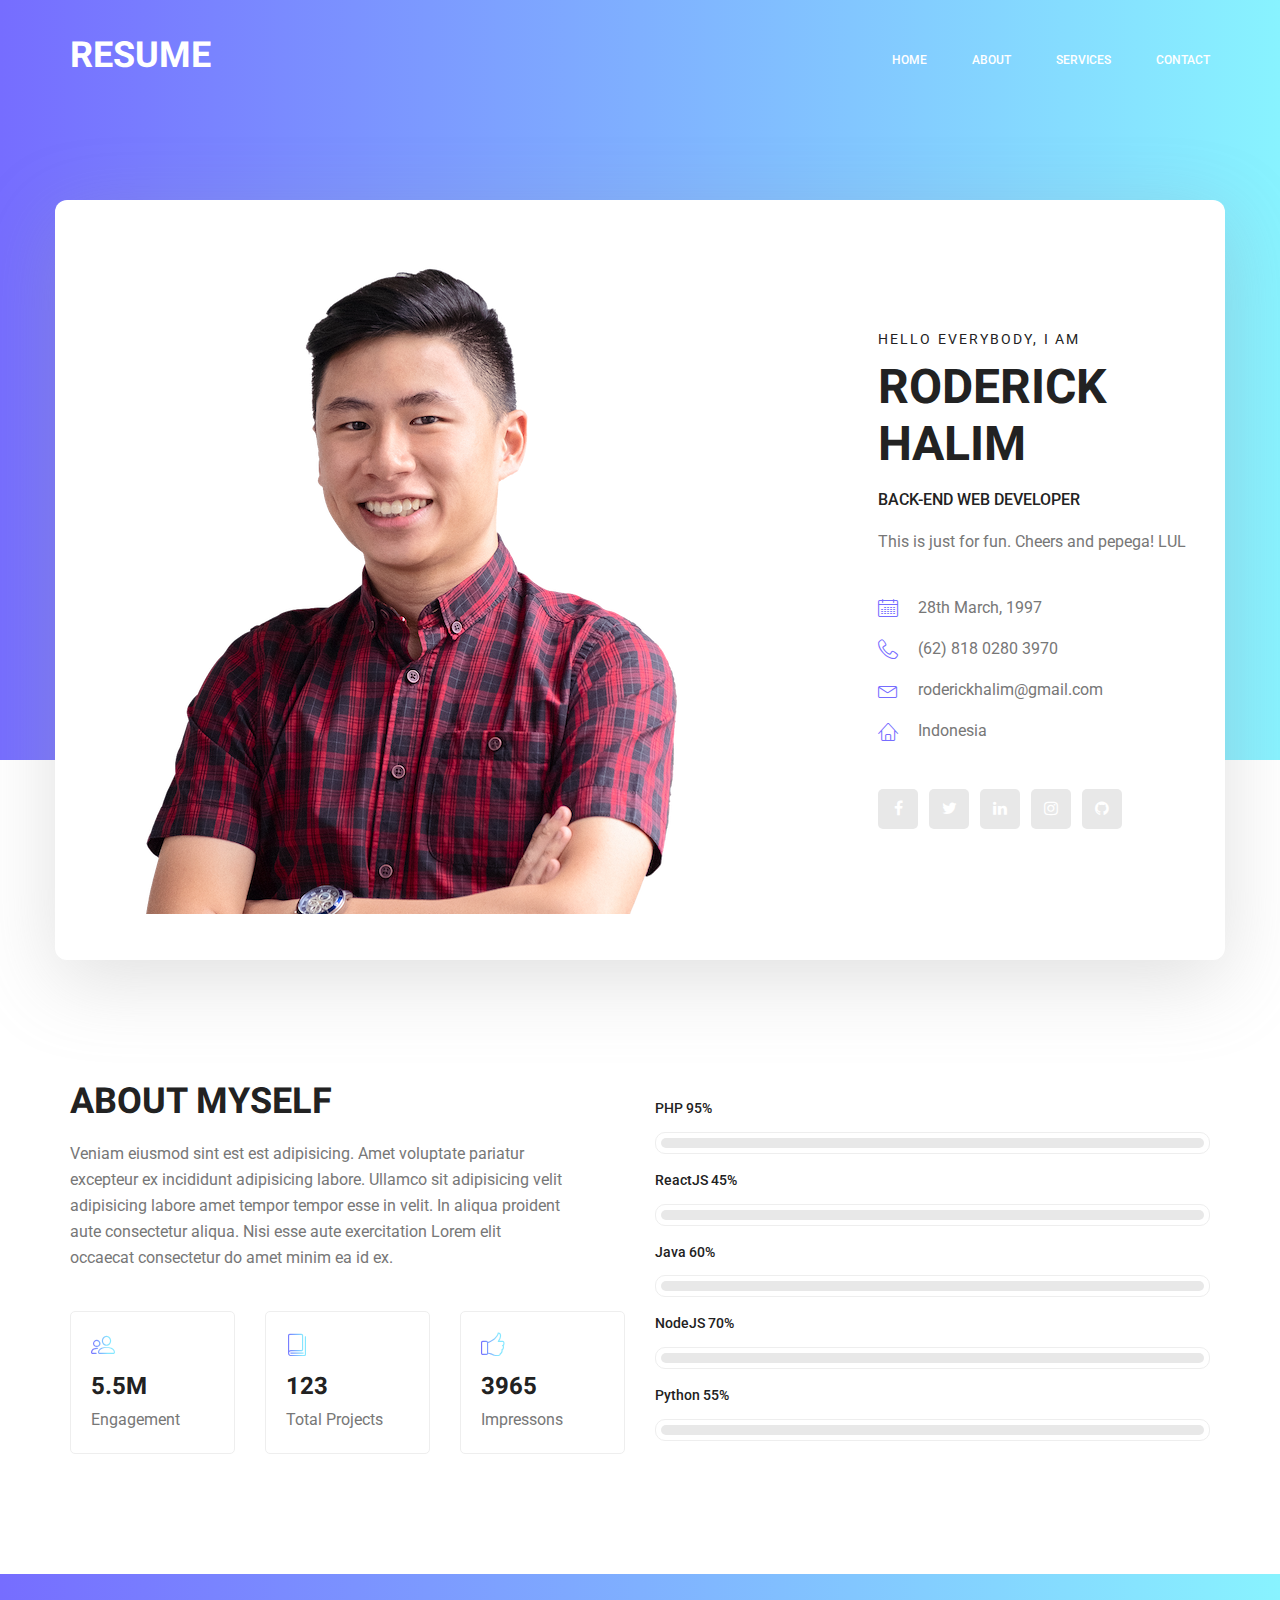
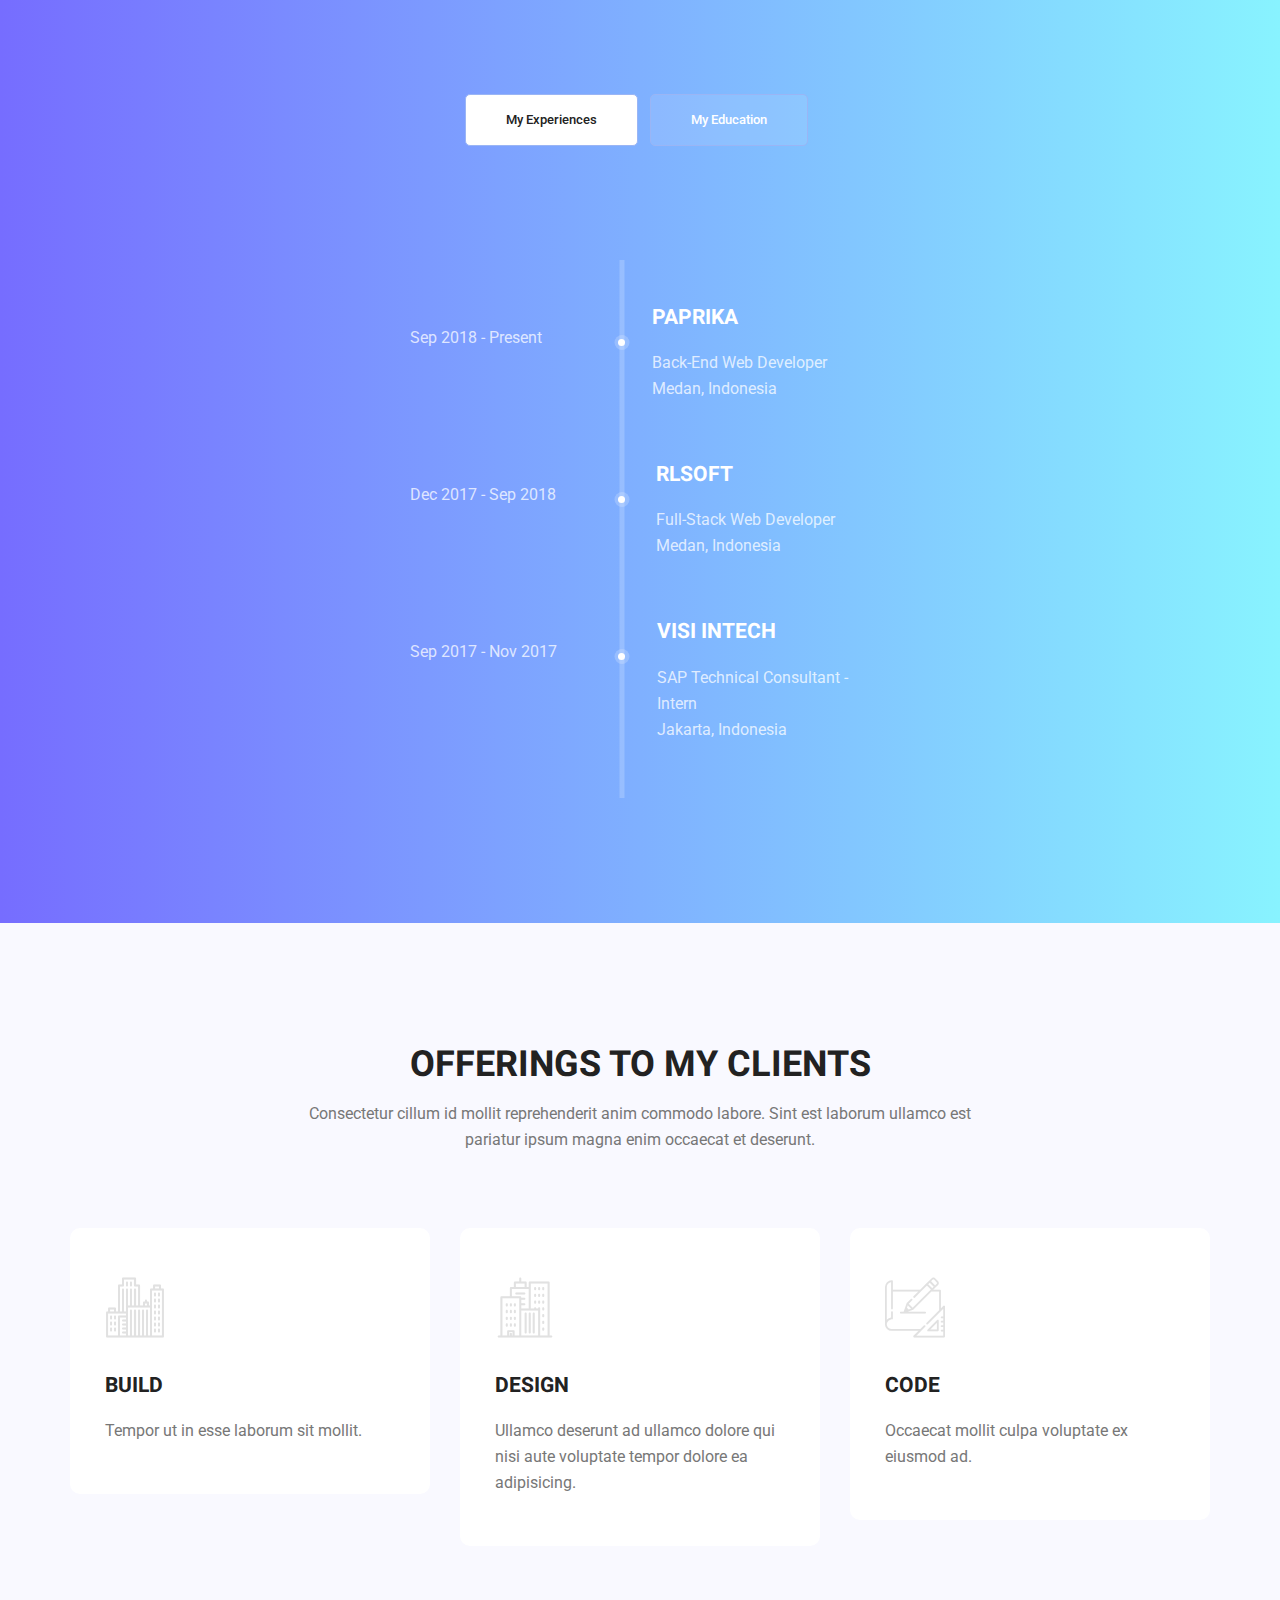
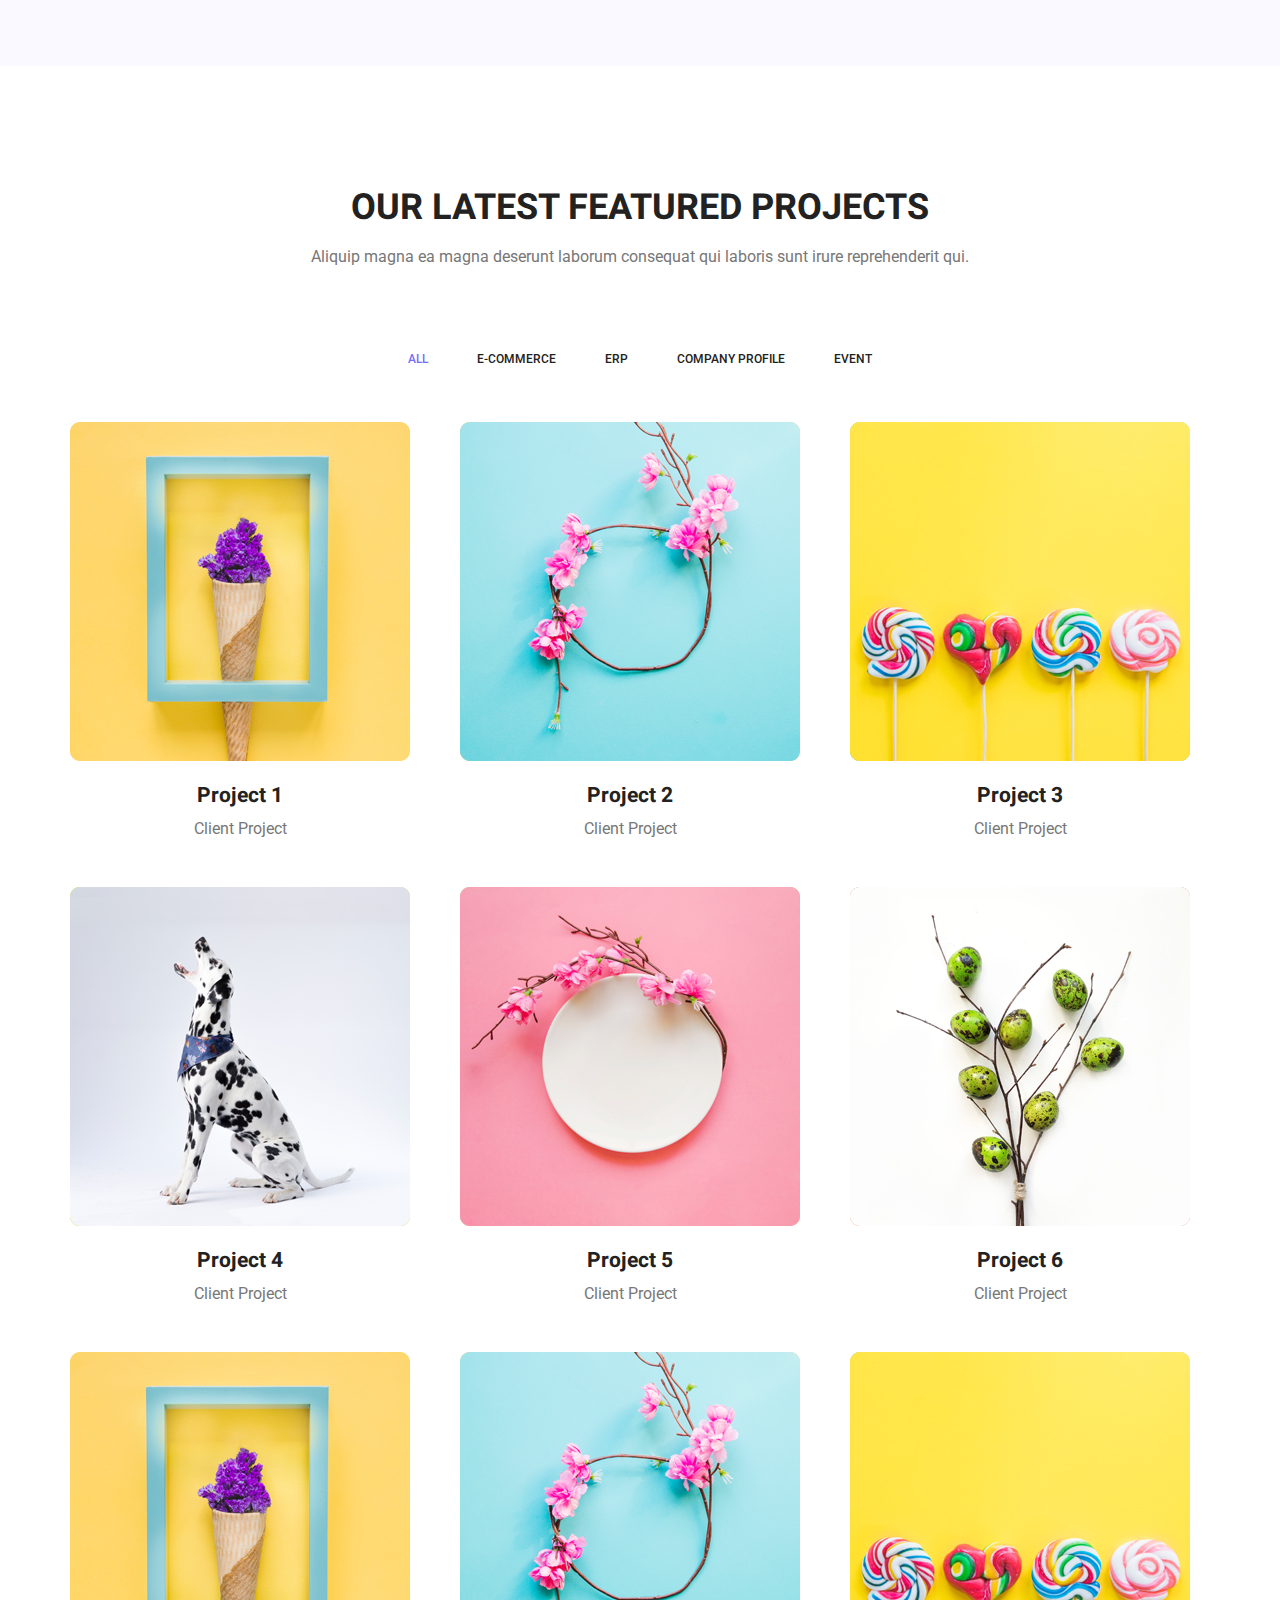
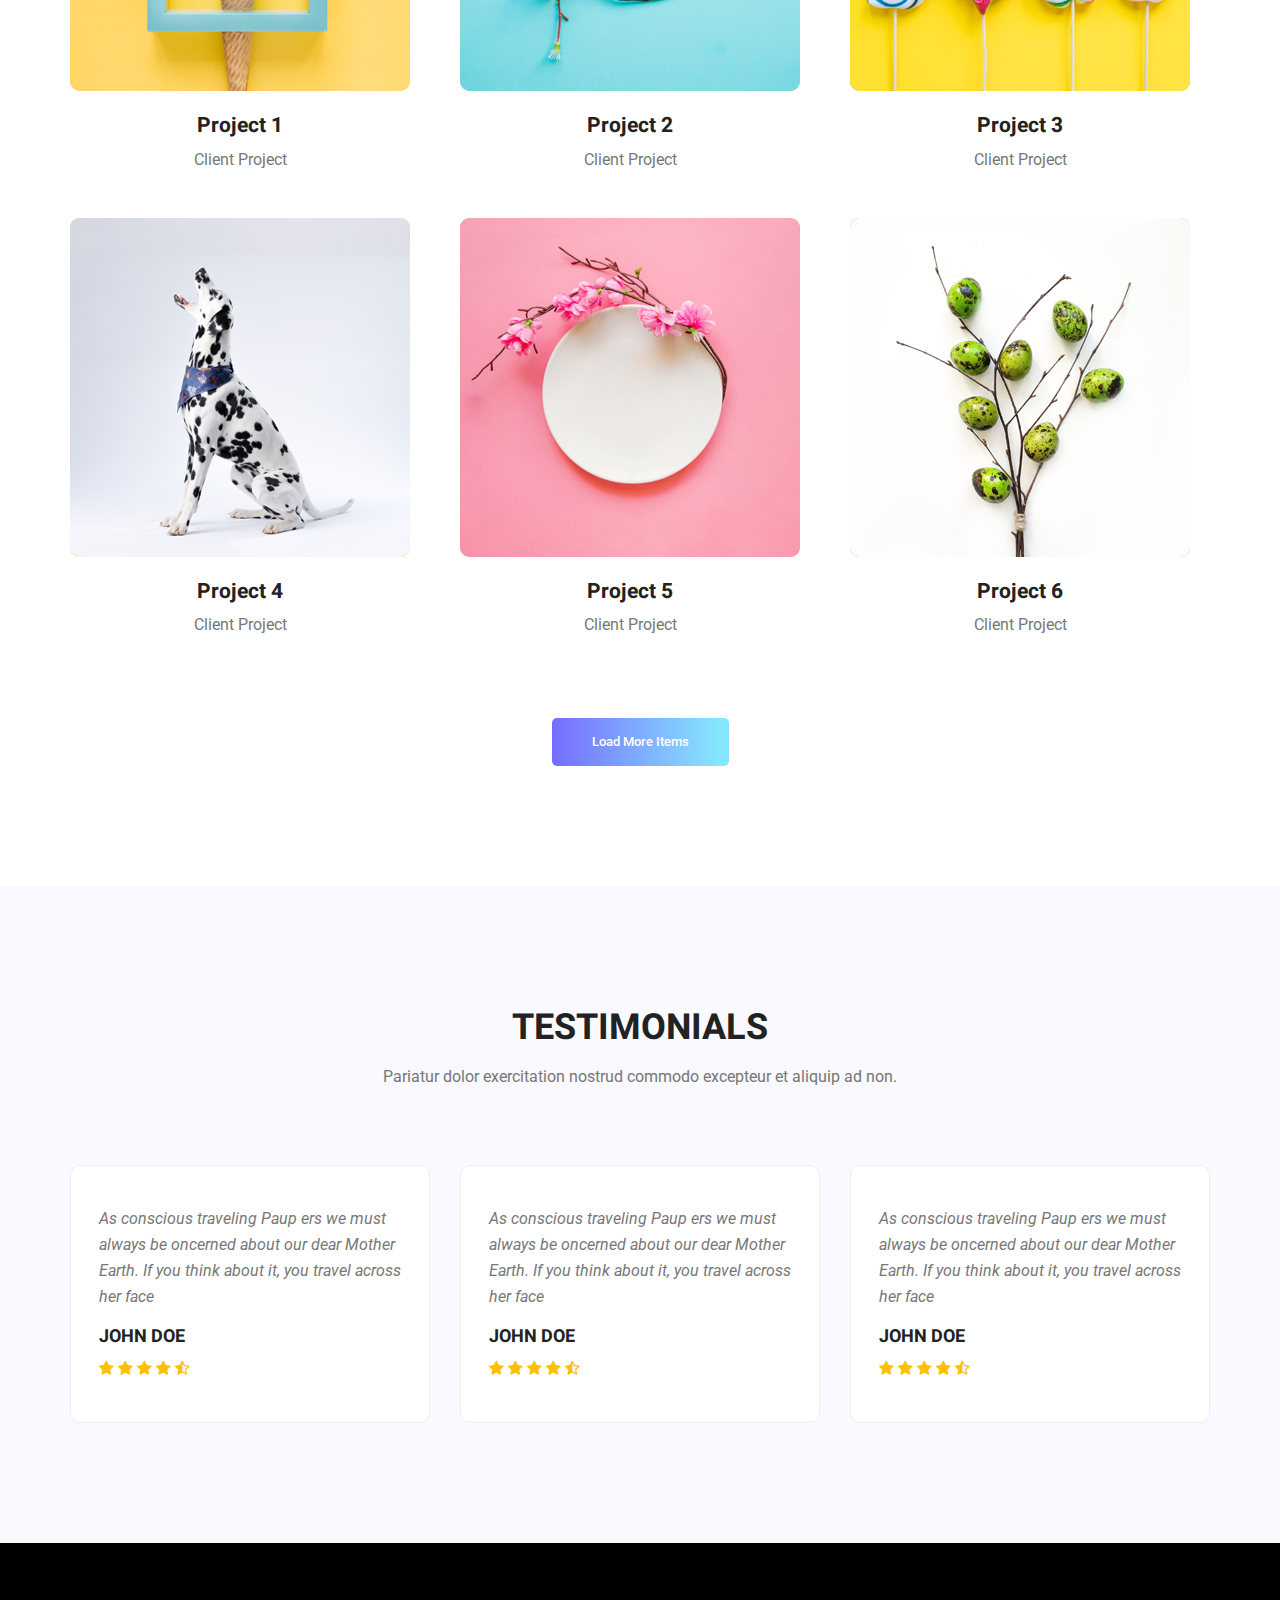
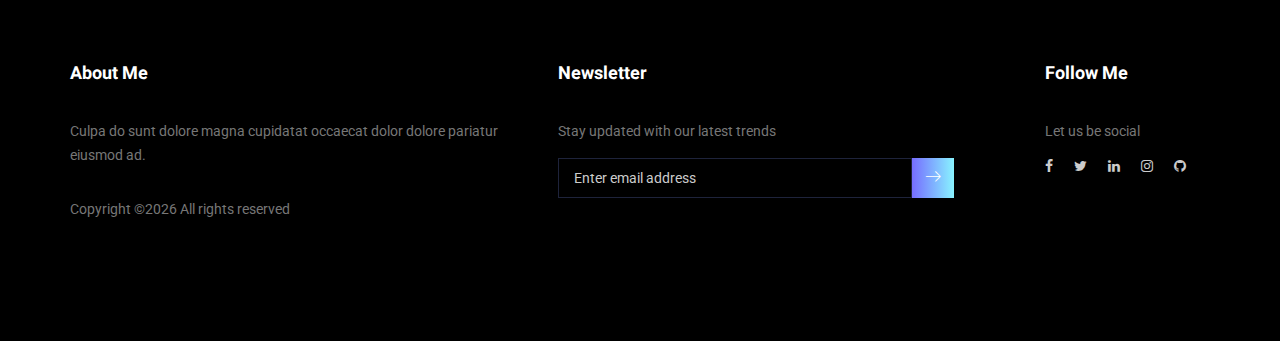
<file: index.html>
<!doctype html>
<html lang="en">
    <head>
        <!-- Required meta tags -->
        <meta charset="utf-8">
        <meta name="viewport" content="width=device-width, initial-scale=1, shrink-to-fit=no">
        <link rel="icon" href="img/favicon.png" type="image/png">
        <title>Resume | Roderick Halim</title>
        <!-- Bootstrap CSS -->
        <link rel="stylesheet" href="css/bootstrap.css">
        <link rel="stylesheet" href="vendors/linericon/style.css">
        <link rel="stylesheet" href="css/font-awesome.min.css">
        <link rel="stylesheet" href="vendors/owl-carousel/owl.carousel.min.css">
        <link rel="stylesheet" href="vendors/lightbox/simpleLightbox.css">
        <link rel="stylesheet" href="vendors/nice-select/css/nice-select.css">
        <link rel="stylesheet" href="vendors/animate-css/animate.css">
        <link rel="stylesheet" href="vendors/popup/magnific-popup.css">
        <link rel="stylesheet" href="vendors/flaticon/flaticon.css">
        <!-- main css -->
        <link rel="stylesheet" href="css/style.css">
        <link rel="stylesheet" href="css/responsive.css">
    </head>
    <body>
        
        <!--================Header Menu Area =================-->
        <header class="header_area">
            <div class="main_menu">
            	<nav class="navbar navbar-expand-lg navbar-light">
					<div class="container box_1620">
						<!-- Brand and toggle get grouped for better mobile display -->
						<a class="navbar-brand logo_h" href="index.html"><h1 class="text-white">RESUME</h1></a>
						<button class="navbar-toggler" type="button" data-toggle="collapse" data-target="#navbarSupportedContent" aria-controls="navbarSupportedContent" aria-expanded="false" aria-label="Toggle navigation">
							<span class="icon-bar"></span>
							<span class="icon-bar"></span>
							<span class="icon-bar"></span>
						</button>
						<!-- Collect the nav links, forms, and other content for toggling -->
						<div class="collapse navbar-collapse offset" id="navbarSupportedContent">
							<ul class="nav navbar-nav menu_nav ml-auto">
								<li class="nav-item active"><a class="nav-link" href="index.html">Home</a></li> 
								<li class="nav-item"><a class="nav-link" href="about-us.html">About</a></li> 
								<li class="nav-item"><a class="nav-link" href="services.html">Services</a></li> 
								<li class="nav-item"><a class="nav-link" href="contact.html">Contact</a></li>
							</ul>
						</div> 
					</div>
            	</nav>
            </div>
        </header>
        <!--================Header Menu Area =================-->
        
        <!--================Home Banner Area =================-->
        <section class="home_banner_area">
           	<div class="container box_1620">
           		<div class="banner_inner d-flex align-items-center">
					<div class="banner_content">
						<div class="media">
							<div class="d-flex">
								<img src="img/me.png" alt="">
							</div>
							<div class="media-body">
								<div class="personal_text">
									<h6>Hello Everybody, i am</h6>
									<h3>Roderick Halim</h3>
									<h4>Back-End Web Developer</h4>
									<p>This is just for fun. Cheers and pepega! LUL</p>
									<ul class="list basic_info">
										<li><a href="#"><i class="lnr lnr-calendar-full"></i> 28th March, 1997</a></li>
										<li><a href="#"><i class="lnr lnr-phone-handset"></i> (62) 818 0280 3970</a></li>
										<li><a href="#"><i class="lnr lnr-envelope"></i> roderickhalim@gmail.com</a></li>
										<li><a href="#"><i class="lnr lnr-home"></i> Indonesia</a></li>
									</ul>
									<ul class="list personal_social">
										<li><a href="https://web.facebook.com/rodericksamuelhalim"><i class="fa fa-facebook"></i></a></li>
										<li><a href="https://twitter.com/greekgod_soap"><i class="fa fa-twitter"></i></a></li>
										<li><a href="https://www.linkedin.com/in/roderick-samuel-halim-84b720118/"><i class="fa fa-linkedin"></i></a></li>
										<li><a href="https://instagram.com/roderickhalim"><i class="fa fa-instagram"></i></a></li>
										<li><a href="https://github.com/roderickhalim"><i class="fa fa-github"></i></a></li>
									</ul>
								</div>
							</div>
						</div>
					</div>
				</div>
            </div>
        </section>
        <!--================End Home Banner Area =================-->
        
        <!--================Welcome Area =================-->
        <section class="welcome_area p_120">
        	<div class="container">
        		<div class="row welcome_inner">
        			<div class="col-lg-6">
        				<div class="welcome_text">
        					<h4>About Myself</h4>
        					<p>Veniam eiusmod sint est est adipisicing. Amet voluptate pariatur excepteur ex incididunt adipisicing labore. Ullamco sit adipisicing velit adipisicing labore amet tempor tempor esse in velit. In aliqua proident aute consectetur aliqua. Nisi esse aute exercitation Lorem elit occaecat consectetur do amet minim ea id ex.</p>
        					<div class="row">
        						<div class="col-md-4">
        							<div class="wel_item">
        								<i class="lnr lnr-users"></i>
        								<h4>5.5M</h4>
        								<p>Engagement</p>
        							</div>
        						</div>
        						<div class="col-md-4">
        							<div class="wel_item">
        								<i class="lnr lnr-book"></i>
        								<h4>123</h4>
        								<p>Total Projects</p>
        							</div>
        						</div>
        						<div class="col-md-4">
        							<div class="wel_item">
        								<i class="lnr lnr-thumbs-up"></i>
        								<h4>3965</h4>
        								<p>Impressons</p>
        							</div>
        						</div>
        					</div>
        				</div>
        			</div>
        			<div class="col-lg-6">
        				<div class="tools_expert">
        					<div class="skill_main">
								<div class="skill_item">
									<h4>PHP <span class="counter">95</span>%</h4>
									<div class="progress_br">
										<div class="progress">
											<div class="progress-bar" role="progressbar" aria-valuenow="95" aria-valuemin="0" aria-valuemax="100"></div>
										</div>
									</div>
								</div>
								<div class="skill_item">
									<h4>ReactJS <span class="counter">45</span>%</h4>
									<div class="progress_br">
										<div class="progress">
											<div class="progress-bar" role="progressbar" aria-valuenow="45" aria-valuemin="0" aria-valuemax="100"></div>
										</div>
									</div>
								</div>
								<div class="skill_item">
									<h4>Java <span class="counter">60</span>%</h4>
									<div class="progress_br">
										<div class="progress">
											<div class="progress-bar" role="progressbar" aria-valuenow="60" aria-valuemin="0" aria-valuemax="100"></div>
										</div>
									</div>
								</div>
								<div class="skill_item">
									<h4>NodeJS <span class="counter">70</span>%</h4>
									<div class="progress_br">
										<div class="progress">
											<div class="progress-bar" role="progressbar" aria-valuenow="70" aria-valuemin="0" aria-valuemax="100"></div>
										</div>
									</div>
								</div>
								<div class="skill_item">
									<h4>Python <span class="counter">55</span>%</h4>
									<div class="progress_br">
										<div class="progress">
											<div class="progress-bar" role="progressbar" aria-valuenow="55" aria-valuemin="0" aria-valuemax="100"></div>
										</div>
									</div>
								</div>
							</div>
        				</div>
        			</div>
        		</div>
        	</div>
        </section>
        <!--================End Welcome Area =================-->
        
        <!--================My Tabs Area =================-->
        <section class="mytabs_area p_120">
        	<div class="container">
        		<div class="tabs_inner">
					<ul class="nav nav-tabs" id="myTab" role="tablist">
						<li class="nav-item">
							<a class="nav-link active" id="home-tab" data-toggle="tab" href="#home" role="tab" aria-controls="home" aria-selected="true">My Experiences</a>
						</li>
						<li class="nav-item">
							<a class="nav-link" id="profile-tab" data-toggle="tab" href="#profile" role="tab" aria-controls="profile" aria-selected="false">My Education</a>
						</li>
					</ul>
					<div class="tab-content" id="myTabContent">
						<div class="tab-pane fade show active" id="home" role="tabpanel" aria-labelledby="home-tab">
							<ul class="list">
								<li>
									<span></span>
									<div class="media">
										<div class="d-flex">
											<p>Sep 2018 - Present</p>
										</div>
										<div class="media-body" style="margin-left:10px !important">
											<h4>Paprika</h4>
											<p>Back-End Web Developer <br />Medan, Indonesia</p>
										</div>
									</div>
								</li>
								<li>
									<span></span>
									<div class="media">
										<div class="d-flex">
											<p>Dec 2017 - Sep 2018</p>
										</div>
										<div class="media-body">
											<h4>RLSoft</h4>
											<p>Full-Stack Web Developer <br />Medan, Indonesia</p>
										</div>
									</div>
								</li>
								<li>
								<span></span>
									<div class="media">
										<div class="d-flex">
											<p>Sep 2017 - Nov 2017</p>
										</div>
										<div class="media-body">
											<h4>Visi Intech</h4>
											<p>SAP Technical Consultant - Intern <br />Jakarta, Indonesia</p>
										</div>
									</div>
								</li>
							</ul>
						</div>
						<div class="tab-pane fade" id="profile" role="tabpanel" aria-labelledby="profile-tab">
							<ul class="list">
								<li>
									<span></span>
									<div class="media">
										<div class="d-flex">
											<p>Aug 2015 to Sep 2019</p>
										</div>
										<div class="media-body">
											<h4>UPH</h4>
											<p>Computer Science<br />Medan, Indonesia</p>
										</div>
									</div>
								</li>
								<li>
									<span></span>
									<div class="media">
										<div class="d-flex">
											<p>Jun 2012 to Jun 2015</p>
										</div>
										<div class="media-body">
											<h4>Methodist-3</h4>
											<p>Science<br />Medan, Indonesia</p>
										</div>
									</div>
								</li>
							</ul>
						</div>
					</div>
        		</div>
        	</div>
        </section>
        <!--================End My Tabs Area =================-->
        
        <!--================Feature Area =================-->
        <section class="feature_area p_120">
        	<div class="container">
        		<div class="main_title">
        			<h2>offerings to my clients</h2>
        			<p>Consectetur cillum id mollit reprehenderit anim commodo labore. Sint est laborum ullamco est pariatur ipsum magna enim occaecat et deserunt.</p>
        		</div>
        		<div class="feature_inner row">
        			<div class="col-lg-4 col-md-6">
        				<div class="feature_item">
        					<i class="flaticon-city"></i>
        					<h4>Build</h4>
        					<p>Tempor ut in esse laborum sit mollit.</p>
        				</div>
        			</div>
        			<div class="col-lg-4 col-md-6">
        				<div class="feature_item">
        					<i class="flaticon-skyline"></i>
        					<h4>Design</h4>
        					<p>Ullamco deserunt ad ullamco dolore qui nisi aute voluptate tempor dolore ea adipisicing.</p>
        				</div>
        			</div>
        			<div class="col-lg-4 col-md-6">
        				<div class="feature_item">
        					<i class="flaticon-sketch"></i>
        					<h4>Code</h4>
        					<p>Occaecat mollit culpa voluptate ex eiusmod ad.</p>
        				</div>
        			</div>
        		</div>
        	</div>
        </section>
        <!--================End Feature Area =================-->
        
        <!--================Home Gallery Area =================-->
        <section class="home_gallery_area p_120">
        	<div class="container">
        		<div class="main_title">
        			<h2>Our Latest Featured Projects</h2>
        			<p>Aliquip magna ea magna deserunt laborum consequat qui laboris sunt irure reprehenderit qui.</p>
        		</div>
        		<div class="isotope_fillter">
        			<ul class="gallery_filter list">
						<li class="active" data-filter="*"><a href="#">All</a></li>
						<li data-filter=".ecom"><a href="#">E-Commerce</a></li>
						<li data-filter=".erp"><a href="#">ERP</a></li>
						<li data-filter=".comprof"><a href="#">Company Profile</a></li>
						<li data-filter=".event"><a href="#">Event</a></li>
					</ul>
        		</div>
        	</div>
        	<div class="container">
        		<div class="gallery_f_inner row imageGallery1">
        			<div class="col-lg-4 col-md-4 col-sm-6 ecom erp comprof event" id="gallery_items">
        				<div class="h_gallery_item">
        					<div class="g_img_item">
        						<img class="img-fluid" src="img/gallery/project-1.jpg" alt="">
        						<a class="light" href="img/gallery/project-1.jpg"><img src="img/gallery/icon.png" alt=""></a>
        					</div>
        					<div class="g_item_text">
        						<h4>Project 1</h4>
        						<p>Client Project</p>
        					</div>
        				</div>
        			</div>
        			<div class="col-lg-4 col-md-4 col-sm-6 ecom erp comprof" id="gallery_items">
        				<div class="h_gallery_item">
        					<div class="g_img_item">
        						<img class="img-fluid" src="img/gallery/project-2.jpg" alt="">
        						<a class="light" href="img/gallery/project-2.jpg"><img src="img/gallery/icon.png" alt=""></a>
        					</div>
        					<div class="g_item_text">
        						<h4>Project 2</h4>
        						<p>Client Project</p>
        					</div>
        				</div>
        			</div>
        			<div class="col-lg-4 col-md-4 col-sm-6 manipul erp comprof event" id="gallery_items">
        				<div class="h_gallery_item">
        					<div class="g_img_item">
        						<img class="img-fluid" src="img/gallery/project-3.jpg" alt="">
        						<a class="light" href="img/gallery/project-3.jpg"><img src="img/gallery/icon.png" alt=""></a>
        					</div>
        					<div class="g_item_text">
        						<h4>Project 3</h4>
        						<p>Client Project</p>
        					</div>
        				</div>
        			</div>
        			<div class="col-lg-4 col-md-4 col-sm-6 ecom event" id="gallery_items">
        				<div class="h_gallery_item">
        					<div class="g_img_item">
        						<img class="img-fluid" src="img/gallery/project-4.jpg" alt="">
        						<a class="light" href="img/gallery/project-4.jpg"><img src="img/gallery/icon.png" alt=""></a>
        					</div>
        					<div class="g_item_text">
        						<h4>Project 4</h4>
        						<p>Client Project</p>
        					</div>
        				</div>
        			</div>
        			<div class="col-lg-4 col-md-4 col-sm-6 ecom comprof event" id="gallery_items">
        				<div class="h_gallery_item">
        					<div class="g_img_item">
        						<img class="img-fluid" src="img/gallery/project-5.jpg" alt="">
        						<a class="light" href="img/gallery/project-5.jpg"><img src="img/gallery/icon.png" alt=""></a>
        					</div>
        					<div class="g_item_text">
        						<h4>Project 5</h4>
        						<p>Client Project</p>
        					</div>
        				</div>
        			</div>
        			<div class="col-lg-4 col-md-4 col-sm-6 erp comprof" id="gallery_items">
        				<div class="h_gallery_item">
        					<div class="g_img_item">
        						<img class="img-fluid" src="img/gallery/project-6.jpg" alt="">
        						<a class="light" href="img/gallery/project-6.jpg"><img src="img/gallery/icon.png" alt=""></a>
        					</div>
        					<div class="g_item_text">
        						<h4>Project 6</h4>
        						<p>Client Project</p>
        					</div>
        				</div>
					</div>
					<div class="col-lg-4 col-md-4 col-sm-6 ecom erp comprof event" id="gallery_items">
        				<div class="h_gallery_item">
        					<div class="g_img_item">
        						<img class="img-fluid" src="img/gallery/project-1.jpg" alt="">
        						<a class="light" href="img/gallery/project-1.jpg"><img src="img/gallery/icon.png" alt=""></a>
        					</div>
        					<div class="g_item_text">
        						<h4>Project 1</h4>
        						<p>Client Project</p>
        					</div>
        				</div>
        			</div>
        			<div class="col-lg-4 col-md-4 col-sm-6 ecom erp comprof" id="gallery_items">
        				<div class="h_gallery_item">
        					<div class="g_img_item">
        						<img class="img-fluid" src="img/gallery/project-2.jpg" alt="">
        						<a class="light" href="img/gallery/project-2.jpg"><img src="img/gallery/icon.png" alt=""></a>
        					</div>
        					<div class="g_item_text">
        						<h4>Project 2</h4>
        						<p>Client Project</p>
        					</div>
        				</div>
        			</div>
        			<div class="col-lg-4 col-md-4 col-sm-6 manipul erp comprof event" id="gallery_items">
        				<div class="h_gallery_item">
        					<div class="g_img_item">
        						<img class="img-fluid" src="img/gallery/project-3.jpg" alt="">
        						<a class="light" href="img/gallery/project-3.jpg"><img src="img/gallery/icon.png" alt=""></a>
        					</div>
        					<div class="g_item_text">
        						<h4>Project 3</h4>
        						<p>Client Project</p>
        					</div>
        				</div>
        			</div>
        			<div class="col-lg-4 col-md-4 col-sm-6 ecom event" id="gallery_items">
        				<div class="h_gallery_item">
        					<div class="g_img_item">
        						<img class="img-fluid" src="img/gallery/project-4.jpg" alt="">
        						<a class="light" href="img/gallery/project-4.jpg"><img src="img/gallery/icon.png" alt=""></a>
        					</div>
        					<div class="g_item_text">
        						<h4>Project 4</h4>
        						<p>Client Project</p>
        					</div>
        				</div>
        			</div>
        			<div class="col-lg-4 col-md-4 col-sm-6 ecom comprof event" id="gallery_items">
        				<div class="h_gallery_item">
        					<div class="g_img_item">
        						<img class="img-fluid" src="img/gallery/project-5.jpg" alt="">
        						<a class="light" href="img/gallery/project-5.jpg"><img src="img/gallery/icon.png" alt=""></a>
        					</div>
        					<div class="g_item_text">
        						<h4>Project 5</h4>
        						<p>Client Project</p>
        					</div>
        				</div>
        			</div>
        			<div class="col-lg-4 col-md-4 col-sm-6 erp comprof" id="gallery_items">
        				<div class="h_gallery_item">
        					<div class="g_img_item">
        						<img class="img-fluid" src="img/gallery/project-6.jpg" alt="">
        						<a class="light" href="img/gallery/project-6.jpg"><img src="img/gallery/icon.png" alt=""></a>
        					</div>
        					<div class="g_item_text">
        						<h4>Project 6</h4>
        						<p>Client Project</p>
        					</div>
        				</div>
					</div>
        		</div>
        		<div class="more_btn">
        			<a class="main_btn" href="#">Load More Items</a>
        		</div>
        	</div>
        </section>
        <!--================End Home Gallery Area =================-->
        
        <!--================Testimonials Area =================-->
        <section class="testimonials_area p_120">
        	<div class="container">
        		<div class="main_title">
        			<h2>Testimonials</h2>
        			<p>Pariatur dolor exercitation nostrud commodo excepteur et aliquip ad non.</p>
        		</div>
        		<div class="testi_inner">
					<div class="testi_slider owl-carousel">
						<div class="item">
							<div class="testi_item">
								<p>As conscious traveling Paup ers we must always be oncerned about our dear Mother Earth. If you think about it, you travel across her face</p>
								<h4>John Doe</h4>
								<a href="#"><i class="fa fa-star"></i></a>
								<a href="#"><i class="fa fa-star"></i></a>
								<a href="#"><i class="fa fa-star"></i></a>
								<a href="#"><i class="fa fa-star"></i></a>
								<a href="#"><i class="fa fa-star-half-o"></i></a>
							</div>
						</div>
						<div class="item">
							<div class="testi_item">
								<p>As conscious traveling Paup ers we must always be oncerned about our dear Mother Earth. If you think about it, you travel across her face</p>
								<h4>John Doe</h4>
								<a href="#"><i class="fa fa-star"></i></a>
								<a href="#"><i class="fa fa-star"></i></a>
								<a href="#"><i class="fa fa-star"></i></a>
								<a href="#"><i class="fa fa-star"></i></a>
								<a href="#"><i class="fa fa-star-half-o"></i></a>
							</div>
						</div>
						<div class="item">
							<div class="testi_item">
								<p>As conscious traveling Paup ers we must always be oncerned about our dear Mother Earth. If you think about it, you travel across her face</p>
								<h4>John Doe</h4>
								<a href="#"><i class="fa fa-star"></i></a>
								<a href="#"><i class="fa fa-star"></i></a>
								<a href="#"><i class="fa fa-star"></i></a>
								<a href="#"><i class="fa fa-star"></i></a>
								<a href="#"><i class="fa fa-star-half-o"></i></a>
							</div>
						</div>
					</div>
        		</div>
        	</div>
        </section>
        <!--================End Testimonials Area =================-->
        
        <!--================Footer Area =================-->
        <footer class="footer_area p_120">
        	<div class="container">
        		<div class="row footer_inner">
        			<div class="col-lg-5 col-sm-6">
        				<aside class="f_widget ab_widget">
        					<div class="f_title">
        						<h3>About Me</h3>
        					</div>
        					<p>Culpa do sunt dolore magna cupidatat occaecat dolor dolore pariatur eiusmod ad.</p>
        					<p>Copyright &copy;<script>document.write(new Date().getFullYear());</script> All rights reserved </p>
        				</aside>
        			</div>
        			<div class="col-lg-5 col-sm-6">
        				<aside class="f_widget news_widget">
        					<div class="f_title">
        						<h3>Newsletter</h3>
        					</div>
        					<p>Stay updated with our latest trends</p>
        					<div id="mc_embed_signup">
                                <form target="_blank" action="https://spondonit.us12.list-manage.com/subscribe/post?u=1462626880ade1ac87bd9c93a&amp;id=92a4423d01" method="get" class="subscribe_form relative">
                                	<div class="input-group d-flex flex-row">
                                        <input name="EMAIL" placeholder="Enter email address" onfocus="this.placeholder = ''" onblur="this.placeholder = 'Email Address '" required="" type="email">
                                        <button class="btn sub-btn"><span class="lnr lnr-arrow-right"></span></button>		
                                    </div>				
                                    <div class="mt-10 info"></div>
                                </form>
                            </div>
        				</aside>
        			</div>
        			<div class="col-lg-2">
        				<aside class="f_widget social_widget">
        					<div class="f_title">
        						<h3>Follow Me</h3>
        					</div>
        					<p>Let us be social</p>
        					<ul class="list">
        						<li><a href="https://web.facebook.com/rodericksamuelhalim"><i class="fa fa-facebook"></i></a></li>
								<li><a href="https://twitter.com/greekgod_soap"><i class="fa fa-twitter"></i></a></li>
								<li><a href="https://www.linkedin.com/in/roderick-samuel-halim-84b720118/"><i class="fa fa-linkedin"></i></a></li>
								<li><a href="https://instagram.com/roderickhalim"><i class="fa fa-instagram"></i></a></li>
								<li><a href="https://github.com/roderickhalim"><i class="fa fa-github"></i></a></li>
        					</ul>
        				</aside>
        			</div>
        		</div>
        	</div>
        </footer>
        <!--================End Footer Area =================-->
        
        
        
        
        
        
        <!-- Optional JavaScript -->
        <!-- jQuery first, then Popper.js, then Bootstrap JS -->
        <script src="js/jquery-3.3.1.min.js"></script>
        <script src="js/popper.js"></script>
        <script src="js/bootstrap.min.js"></script>
        <script src="js/stellar.js"></script>
        <script src="vendors/lightbox/simpleLightbox.min.js"></script>
        <script src="vendors/nice-select/js/jquery.nice-select.min.js"></script>
        <script src="vendors/isotope/imagesloaded.pkgd.min.js"></script>
        <script src="vendors/isotope/isotope.pkgd.min.js"></script>
        <script src="vendors/owl-carousel/owl.carousel.min.js"></script>
        <script src="vendors/popup/jquery.magnific-popup.min.js"></script>
        <script src="js/jquery.ajaxchimp.min.js"></script>
        <script src="vendors/counter-up/jquery.waypoints.min.js"></script>
        <script src="vendors/counter-up/jquery.counterup.min.js"></script>
        <script src="js/mail-script.js"></script>
        <script src="js/theme.js"></script>
    </body>
</html>
</file>
<file: vendors/linericon/style.css>
@font-face {
	font-family: 'Linearicons-Free';
	src:url('fonts/Linearicons-Free.eot?w118d');
	src:url('fonts/Linearicons-Free.eot?#iefixw118d') format('embedded-opentype'),
		url('fonts/Linearicons-Free.woff2?w118d') format('woff2'),
		url('fonts/Linearicons-Free.woff?w118d') format('woff'),
		url('fonts/Linearicons-Free.ttf?w118d') format('truetype'),
		url('fonts/Linearicons-Free.svg?w118d#Linearicons-Free') format('svg');
	font-weight: normal;
	font-style: normal;
}

.lnr {
	font-family: 'Linearicons-Free';
	speak: none;
	font-style: normal;
	font-weight: normal;
	font-variant: normal;
	text-transform: none;
	line-height: 1;

	/* Better Font Rendering =========== */
	-webkit-font-smoothing: antialiased;
	-moz-osx-font-smoothing: grayscale;
}

.lnr-home:before {
	content: "\e800";
}
.lnr-apartment:before {
	content: "\e801";
}
.lnr-pencil:before {
	content: "\e802";
}
.lnr-magic-wand:before {
	content: "\e803";
}
.lnr-drop:before {
	content: "\e804";
}
.lnr-lighter:before {
	content: "\e805";
}
.lnr-poop:before {
	content: "\e806";
}
.lnr-sun:before {
	content: "\e807";
}
.lnr-moon:before {
	content: "\e808";
}
.lnr-cloud:before {
	content: "\e809";
}
.lnr-cloud-upload:before {
	content: "\e80a";
}
.lnr-cloud-download:before {
	content: "\e80b";
}
.lnr-cloud-sync:before {
	content: "\e80c";
}
.lnr-cloud-check:before {
	content: "\e80d";
}
.lnr-database:before {
	content: "\e80e";
}
.lnr-lock:before {
	content: "\e80f";
}
.lnr-cog:before {
	content: "\e810";
}
.lnr-trash:before {
	content: "\e811";
}
.lnr-dice:before {
	content: "\e812";
}
.lnr-heart:before {
	content: "\e813";
}
.lnr-star:before {
	content: "\e814";
}
.lnr-star-half:before {
	content: "\e815";
}
.lnr-star-empty:before {
	content: "\e816";
}
.lnr-flag:before {
	content: "\e817";
}
.lnr-envelope:before {
	content: "\e818";
}
.lnr-paperclip:before {
	content: "\e819";
}
.lnr-inbox:before {
	content: "\e81a";
}
.lnr-eye:before {
	content: "\e81b";
}
.lnr-printer:before {
	content: "\e81c";
}
.lnr-file-empty:before {
	content: "\e81d";
}
.lnr-file-add:before {
	content: "\e81e";
}
.lnr-enter:before {
	content: "\e81f";
}
.lnr-exit:before {
	content: "\e820";
}
.lnr-graduation-hat:before {
	content: "\e821";
}
.lnr-license:before {
	content: "\e822";
}
.lnr-music-note:before {
	content: "\e823";
}
.lnr-film-play:before {
	content: "\e824";
}
.lnr-camera-video:before {
	content: "\e825";
}
.lnr-camera:before {
	content: "\e826";
}
.lnr-picture:before {
	content: "\e827";
}
.lnr-book:before {
	content: "\e828";
}
.lnr-bookmark:before {
	content: "\e829";
}
.lnr-user:before {
	content: "\e82a";
}
.lnr-users:before {
	content: "\e82b";
}
.lnr-shirt:before {
	content: "\e82c";
}
.lnr-store:before {
	content: "\e82d";
}
.lnr-cart:before {
	content: "\e82e";
}
.lnr-tag:before {
	content: "\e82f";
}
.lnr-phone-handset:before {
	content: "\e830";
}
.lnr-phone:before {
	content: "\e831";
}
.lnr-pushpin:before {
	content: "\e832";
}
.lnr-map-marker:before {
	content: "\e833";
}
.lnr-map:before {
	content: "\e834";
}
.lnr-location:before {
	content: "\e835";
}
.lnr-calendar-full:before {
	content: "\e836";
}
.lnr-keyboard:before {
	content: "\e837";
}
.lnr-spell-check:before {
	content: "\e838";
}
.lnr-screen:before {
	content: "\e839";
}
.lnr-smartphone:before {
	content: "\e83a";
}
.lnr-tablet:before {
	content: "\e83b";
}
.lnr-laptop:before {
	content: "\e83c";
}
.lnr-laptop-phone:before {
	content: "\e83d";
}
.lnr-power-switch:before {
	content: "\e83e";
}
.lnr-bubble:before {
	content: "\e83f";
}
.lnr-heart-pulse:before {
	content: "\e840";
}
.lnr-construction:before {
	content: "\e841";
}
.lnr-pie-chart:before {
	content: "\e842";
}
.lnr-chart-bars:before {
	content: "\e843";
}
.lnr-gift:before {
	content: "\e844";
}
.lnr-diamond:before {
	content: "\e845";
}
.lnr-linearicons:before {
	content: "\e846";
}
.lnr-dinner:before {
	content: "\e847";
}
.lnr-coffee-cup:before {
	content: "\e848";
}
.lnr-leaf:before {
	content: "\e849";
}
.lnr-paw:before {
	content: "\e84a";
}
.lnr-rocket:before {
	content: "\e84b";
}
.lnr-briefcase:before {
	content: "\e84c";
}
.lnr-bus:before {
	content: "\e84d";
}
.lnr-car:before {
	content: "\e84e";
}
.lnr-train:before {
	content: "\e84f";
}
.lnr-bicycle:before {
	content: "\e850";
}
.lnr-wheelchair:before {
	content: "\e851";
}
.lnr-select:before {
	content: "\e852";
}
.lnr-earth:before {
	content: "\e853";
}
.lnr-smile:before {
	content: "\e854";
}
.lnr-sad:before {
	content: "\e855";
}
.lnr-neutral:before {
	content: "\e856";
}
.lnr-mustache:before {
	content: "\e857";
}
.lnr-alarm:before {
	content: "\e858";
}
.lnr-bullhorn:before {
	content: "\e859";
}
.lnr-volume-high:before {
	content: "\e85a";
}
.lnr-volume-medium:before {
	content: "\e85b";
}
.lnr-volume-low:before {
	content: "\e85c";
}
.lnr-volume:before {
	content: "\e85d";
}
.lnr-mic:before {
	content: "\e85e";
}
.lnr-hourglass:before {
	content: "\e85f";
}
.lnr-undo:before {
	content: "\e860";
}
.lnr-redo:before {
	content: "\e861";
}
.lnr-sync:before {
	content: "\e862";
}
.lnr-history:before {
	content: "\e863";
}
.lnr-clock:before {
	content: "\e864";
}
.lnr-download:before {
	content: "\e865";
}
.lnr-upload:before {
	content: "\e866";
}
.lnr-enter-down:before {
	content: "\e867";
}
.lnr-exit-up:before {
	content: "\e868";
}
.lnr-bug:before {
	content: "\e869";
}
.lnr-code:before {
	content: "\e86a";
}
.lnr-link:before {
	content: "\e86b";
}
.lnr-unlink:before {
	content: "\e86c";
}
.lnr-thumbs-up:before {
	content: "\e86d";
}
.lnr-thumbs-down:before {
	content: "\e86e";
}
.lnr-magnifier:before {
	content: "\e86f";
}
.lnr-cross:before {
	content: "\e870";
}
.lnr-menu:before {
	content: "\e871";
}
.lnr-list:before {
	content: "\e872";
}
.lnr-chevron-up:before {
	content: "\e873";
}
.lnr-chevron-down:before {
	content: "\e874";
}
.lnr-chevron-left:before {
	content: "\e875";
}
.lnr-chevron-right:before {
	content: "\e876";
}
.lnr-arrow-up:before {
	content: "\e877";
}
.lnr-arrow-down:before {
	content: "\e878";
}
.lnr-arrow-left:before {
	content: "\e879";
}
.lnr-arrow-right:before {
	content: "\e87a";
}
.lnr-move:before {
	content: "\e87b";
}
.lnr-warning:before {
	content: "\e87c";
}
.lnr-question-circle:before {
	content: "\e87d";
}
.lnr-menu-circle:before {
	content: "\e87e";
}
.lnr-checkmark-circle:before {
	content: "\e87f";
}
.lnr-cross-circle:before {
	content: "\e880";
}
.lnr-plus-circle:before {
	content: "\e881";
}
.lnr-circle-minus:before {
	content: "\e882";
}
.lnr-arrow-up-circle:before {
	content: "\e883";
}
.lnr-arrow-down-circle:before {
	content: "\e884";
}
.lnr-arrow-left-circle:before {
	content: "\e885";
}
.lnr-arrow-right-circle:before {
	content: "\e886";
}
.lnr-chevron-up-circle:before {
	content: "\e887";
}
.lnr-chevron-down-circle:before {
	content: "\e888";
}
.lnr-chevron-left-circle:before {
	content: "\e889";
}
.lnr-chevron-right-circle:before {
	content: "\e88a";
}
.lnr-crop:before {
	content: "\e88b";
}
.lnr-frame-expand:before {
	content: "\e88c";
}
.lnr-frame-contract:before {
	content: "\e88d";
}
.lnr-layers:before {
	content: "\e88e";
}
.lnr-funnel:before {
	content: "\e88f";
}
.lnr-text-format:before {
	content: "\e890";
}
.lnr-text-format-remove:before {
	content: "\e891";
}
.lnr-text-size:before {
	content: "\e892";
}
.lnr-bold:before {
	content: "\e893";
}
.lnr-italic:before {
	content: "\e894";
}
.lnr-underline:before {
	content: "\e895";
}
.lnr-strikethrough:before {
	content: "\e896";
}
.lnr-highlight:before {
	content: "\e897";
}
.lnr-text-align-left:before {
	content: "\e898";
}
.lnr-text-align-center:before {
	content: "\e899";
}
.lnr-text-align-right:before {
	content: "\e89a";
}
.lnr-text-align-justify:before {
	content: "\e89b";
}
.lnr-line-spacing:before {
	content: "\e89c";
}
.lnr-indent-increase:before {
	content: "\e89d";
}
.lnr-indent-decrease:before {
	content: "\e89e";
}
.lnr-pilcrow:before {
	content: "\e89f";
}
.lnr-direction-ltr:before {
	content: "\e8a0";
}
.lnr-direction-rtl:before {
	content: "\e8a1";
}
.lnr-page-break:before {
	content: "\e8a2";
}
.lnr-sort-alpha-asc:before {
	content: "\e8a3";
}
.lnr-sort-amount-asc:before {
	content: "\e8a4";
}
.lnr-hand:before {
	content: "\e8a5";
}
.lnr-pointer-up:before {
	content: "\e8a6";
}
.lnr-pointer-right:before {
	content: "\e8a7";
}
.lnr-pointer-down:before {
	content: "\e8a8";
}
.lnr-pointer-left:before {
	content: "\e8a9";
}
</file>
<file: vendors/nice-select/css/nice-select.css>
.nice-select {
  -webkit-tap-highlight-color: transparent;
  background-color: #fff;
  border-radius: 5px;
  border: solid 1px #e8e8e8;
  box-sizing: border-box;
  clear: both;
  cursor: pointer;
  display: block;
  float: left;
  font-family: inherit;
  font-size: 14px;
  font-weight: normal;
  height: 42px;
  line-height: 40px;
  outline: none;
  padding-left: 18px;
  padding-right: 30px;
  position: relative;
  text-align: left !important;
  -webkit-transition: all 0.2s ease-in-out;
  transition: all 0.2s ease-in-out;
  -webkit-user-select: none;
     -moz-user-select: none;
      -ms-user-select: none;
          user-select: none;
  white-space: nowrap;
  width: auto; }
  .nice-select:hover {
    border-color: #dbdbdb; }
  .nice-select:active, .nice-select.open, .nice-select:focus {
    border-color: #999; }
  .nice-select:after {
    border-bottom: 2px solid #999;
    border-right: 2px solid #999;
    content: '';
    display: block;
    height: 5px;
    margin-top: -4px;
    pointer-events: none;
    position: absolute;
    right: 12px;
    top: 50%;
    -webkit-transform-origin: 66% 66%;
        -ms-transform-origin: 66% 66%;
            transform-origin: 66% 66%;
    -webkit-transform: rotate(45deg);
        -ms-transform: rotate(45deg);
            transform: rotate(45deg);
    -webkit-transition: all 0.15s ease-in-out;
    transition: all 0.15s ease-in-out;
    width: 5px; }
  .nice-select.open:after {
    -webkit-transform: rotate(-135deg);
        -ms-transform: rotate(-135deg);
            transform: rotate(-135deg); }
  .nice-select.open .list {
    opacity: 1;
    pointer-events: auto;
    -webkit-transform: scale(1) translateY(0);
        -ms-transform: scale(1) translateY(0);
            transform: scale(1) translateY(0); }
  .nice-select.disabled {
    border-color: #ededed;
    color: #999;
    pointer-events: none; }
    .nice-select.disabled:after {
      border-color: #cccccc; }
  .nice-select.wide {
    width: 100%; }
    .nice-select.wide .list {
      left: 0 !important;
      right: 0 !important; }
  .nice-select.right {
    float: right; }
    .nice-select.right .list {
      left: auto;
      right: 0; }
  .nice-select.small {
    font-size: 12px;
    height: 36px;
    line-height: 34px; }
    .nice-select.small:after {
      height: 4px;
      width: 4px; }
    .nice-select.small .option {
      line-height: 34px;
      min-height: 34px; }
  .nice-select .list {
    background-color: #fff;
    border-radius: 5px;
    box-shadow: 0 0 0 1px rgba(68, 68, 68, 0.11);
    box-sizing: border-box;
    margin-top: 4px;
    opacity: 0;
    overflow: hidden;
    padding: 0;
    pointer-events: none;
    position: absolute;
    top: 100%;
    left: 0;
    -webkit-transform-origin: 50% 0;
        -ms-transform-origin: 50% 0;
            transform-origin: 50% 0;
    -webkit-transform: scale(0.75) translateY(-21px);
        -ms-transform: scale(0.75) translateY(-21px);
            transform: scale(0.75) translateY(-21px);
    -webkit-transition: all 0.2s cubic-bezier(0.5, 0, 0, 1.25), opacity 0.15s ease-out;
    transition: all 0.2s cubic-bezier(0.5, 0, 0, 1.25), opacity 0.15s ease-out;
    z-index: 9; }
    .nice-select .list:hover .option:not(:hover) {
      background-color: transparent !important; }
  .nice-select .option {
    cursor: pointer;
    font-weight: 400;
    line-height: 40px;
    list-style: none;
    min-height: 40px;
    outline: none;
    padding-left: 18px;
    padding-right: 29px;
    text-align: left;
    -webkit-transition: all 0.2s;
    transition: all 0.2s; }
    .nice-select .option:hover, .nice-select .option.focus, .nice-select .option.selected.focus {
      background-color: #f6f6f6; }
    .nice-select .option.selected {
      font-weight: bold; }
    .nice-select .option.disabled {
      background-color: transparent;
      color: #999;
      cursor: default; }

.no-csspointerevents .nice-select .list {
  display: none; }

.no-csspointerevents .nice-select.open .list {
  display: block; }
</file>
<file: vendors/flaticon/flaticon.css>
/*
  	Flaticon icon font: Flaticon
  	Creation date: 26/06/2018 17:19
  	*/

@font-face {
  font-family: "Flaticon";
  src: url("./Flaticon.eot");
  src: url("./Flaticon.eot?#iefix") format("embedded-opentype"),
       url("./Flaticon.woff") format("woff"),
       url("./Flaticon.ttf") format("truetype"),
       url("./Flaticon.svg#Flaticon") format("svg");
  font-weight: normal;
  font-style: normal;
}

@media screen and (-webkit-min-device-pixel-ratio:0) {
  @font-face {
    font-family: "Flaticon";
    src: url("./Flaticon.svg#Flaticon") format("svg");
  }
}

[class^="flaticon-"]:before, [class*=" flaticon-"]:before,
[class^="flaticon-"]:after, [class*=" flaticon-"]:after {   
  font-family: Flaticon;
        font-size: 20px;
font-style: normal;
margin-left: 20px;
}

.flaticon-skyline:before { content: "\f100"; }
.flaticon-sketch:before { content: "\f101"; }
.flaticon-city:before { content: "\f102"; }
</file>
<file: css/style.css>
/*----------------------------------------------------
@Default Styles

Table of Content:
01/ Variables
02/ predefin
03/ header
04/ button
05/ banner
06/ breadcrumb
07/ about
08/ team
09/ project 
10/ price 
11/ team 
12/ blog 
13/ video  
14/ features  
15/ career  
16/ contact 
17/ footer

=====================================================================*/
/*----------------------------------------------------*/
/*font Variables*/
/*Color Variables*/
/*=================== fonts ====================*/
@import url("https://fonts.googleapis.com/css?family=Heebo:300,400,700,900|Roboto:300,400,500,700");
/*---------------------------------------------------- */
/*----------------------------------------------------*/

.list {
  list-style: none;
  margin: 0px;
  padding: 0px; }

a {
  text-decoration: none;
  transition: all 0.3s ease-in-out; }
  a:hover, a:focus {
    text-decoration: none;
    outline: none; }

.row.m0 {
  margin: 0px; }

body {
  line-height: 26px;
  font-size: 16px;
  font-family: "Roboto", sans-serif;
  font-weight: normal;
  color: #777777; }

h1, h2, h3, h4, h5, h6 {
  font-family: "Heebo", sans-serif;
  font-weight: bold; }

button:focus {
  outline: none;
  box-shadow: none; }

.p0 {
  padding-left: 0px;
  padding-right: 0px; }

.p_120 {
  padding-top: 120px;
  padding-bottom: 120px; }

.p_100 {
  padding-top: 100px;
  padding-bottom: 100px; }

.pad_top {
  padding-top: 120px; }

.pad_bt {
  padding-bottom: 120px; }

.mt-25 {
  margin-top: 25px; }

@media (min-width: 1200px) {
  .container {
    max-width: 1170px; } }

@media (min-width: 1620px) {
  .box_1620 {
    max-width: 1620px;
    margin: auto;
    width: 100%;
    padding-left: 0px;
    padding-right: 0px; } }
/* Main Title Area css
============================================================================================ */
.main_title {
  text-align: center;
  max-width: 670px;
  margin: 0px auto 75px; }
  .main_title h2 {
    font-family: "Heebo", sans-serif;
    font-size: 36px;
    color: #222222;
    margin-bottom: 15px;
    text-transform: uppercase; }
  .main_title p {
    font-size: 16px;
    font-family: "Roboto", sans-serif;
    font-weight: normal;
    line-height: 26px;
    color: #777777;
    margin-bottom: 0px; }

/* End Main Title Area css
============================================================================================ */
/*---------------------------------------------------- */
/*----------------------------------------------------*/
.header_area {
  position: absolute;
  width: 100%;
  top: 0;
  left: 0;
  z-index: 99;
  transition: background 0.4s, all 0.3s linear; }
  .header_area .navbar {
    background: transparent;
    padding: 0px;
    border: 0px;
    border-radius: 0px; }
    .header_area .navbar .nav .nav-item {
      margin-right: 45px; }
      .header_area .navbar .nav .nav-item .nav-link {
        font: 500 12px/120px "Roboto", sans-serif;
        text-transform: uppercase;
        color: #fff;
        padding: 0px;
        display: inline-block; }
        .header_area .navbar .nav .nav-item .nav-link:after {
          display: none; }
      .header_area .navbar .nav .nav-item:hover .nav-link, .header_area .navbar .nav .nav-item.active .nav-link {
        color: #fff; }
      .header_area .navbar .nav .nav-item.submenu {
        position: relative; }
        .header_area .navbar .nav .nav-item.submenu ul {
          border: none;
          padding: 0px;
          border-radius: 0px;
          box-shadow: none;
          margin: 0px;
          background: #fff;
          box-shadow: 0px 3px 16px 0px rgba(0, 0, 0, 0.1); }
          @media (min-width: 992px) {
            .header_area .navbar .nav .nav-item.submenu ul {
              position: absolute;
              top: 120%;
              left: 0px;
              min-width: 200px;
              text-align: left;
              opacity: 0;
              transition: all 300ms ease-in;
              visibility: hidden;
              display: block;
              border: none;
              padding: 0px;
              border-radius: 0px; } }
          .header_area .navbar .nav .nav-item.submenu ul:before {
            content: "";
            width: 0;
            height: 0;
            border-style: solid;
            border-width: 10px 10px 0 10px;
            border-color: #eeeeee transparent transparent transparent;
            position: absolute;
            right: 24px;
            top: 45px;
            z-index: 3;
            opacity: 0;
            transition: all 400ms linear; }
          .header_area .navbar .nav .nav-item.submenu ul .nav-item {
            display: block;
            float: none;
            margin-right: 0px;
            border-bottom: 1px solid #ededed;
            margin-left: 0px;
            transition: all 0.4s linear; }
            .header_area .navbar .nav .nav-item.submenu ul .nav-item .nav-link {
              line-height: 45px;
              color: #222222;
              padding: 0px 30px;
              transition: all 150ms linear;
              display: block;
              margin-right: 0px; }
            .header_area .navbar .nav .nav-item.submenu ul .nav-item:last-child {
              border-bottom: none; }
            .header_area .navbar .nav .nav-item.submenu ul .nav-item:hover .nav-link {
              background: #766dff;
              color: #fff; }
        @media (min-width: 992px) {
          .header_area .navbar .nav .nav-item.submenu:hover ul {
            visibility: visible;
            opacity: 1;
            top: 100%; } }
        .header_area .navbar .nav .nav-item.submenu:hover ul .nav-item {
          margin-top: 0px; }
      .header_area .navbar .nav .nav-item:last-child {
        margin-right: 0px; }
    .header_area .navbar .search {
      font-size: 12px;
      line-height: 60px;
      display: inline-block;
      color: #222222;
      margin-left: 80px; }
      .header_area .navbar .search i {
        font-weight: 600; }
  .header_area.navbar_fixed .main_menu {
    position: fixed;
    width: 100%;
    top: -70px;
    left: 0;
    right: 0;
    background: #000;
    transform: translateY(70px);
    transition: transform 500ms ease, background 500ms ease;
    -webkit-transition: transform 500ms ease, background 500ms ease;
    box-shadow: 0px 3px 16px 0px rgba(0, 0, 0, 0.1); }
    .header_area.navbar_fixed .main_menu .navbar .nav .nav-item .nav-link {
      line-height: 70px; }

.top_menu {
  background: #f9f9ff; }
  .top_menu .header_social li {
    display: inline-block;
    margin-right: 15px; }
    .top_menu .header_social li a {
      font-size: 14px;
      color: #777777;
      display: inline-block;
      line-height: 42px;
      transition: all 300ms linear 0s; }
    .top_menu .header_social li:last-child {
      margin-right: 0px; }
    .top_menu .header_social li:hover a {
      color: #766dff; }
  .top_menu .dn_btn {
    line-height: 42px;
    display: inline-block;
    font-size: 12px;
    margin-right: 30px;
    font-family: "Roboto", sans-serif;
    font-weight: normal;
    color: #777777;
    transition: all 300ms linear 0s; }
    .top_menu .dn_btn:hover {
      color: #766dff; }
    .top_menu .dn_btn:last-child {
      margin-right: 0px; }
  .top_menu .lan_pack {
    height: 30px;
    border: 1px solid #eeeeee;
    border-radius: 3px;
    line-height: 28px;
    font-size: 12px;
    font-family: "Roboto", sans-serif;
    font-weight: 500;
    padding-left: 19px;
    padding-right: 36px;
    color: #777777;
    background: #f9f9ff;
    margin-right: 5px;
    margin-top: 8px; }
    .top_menu .lan_pack .current {
      color: #777777; }
    .top_menu .lan_pack:after {
      content: "\f0d7";
      border: none !important;
      font: normal normal normal 12px/1 FontAwesome;
      transform: rotate(0deg);
      height: auto;
      margin-top: -6px;
      right: 20px; }

/*---------------------------------------------------- */
/*----------------------------------------------------*/
/* Home Banner Area css
============================================================================================ */
.home_banner_area {
  position: relative;
  z-index: 1;
  background-image: -moz-linear-gradient(0deg, #766dff 0%, #88f3ff 100%);
  background-image: -webkit-linear-gradient(0deg, #766dff 0%, #88f3ff 100%);
  background-image: -ms-linear-gradient(0deg, #766dff 0%, #88f3ff 100%);
  margin-bottom: 200px; }
  .home_banner_area .box_1620 {
    min-height: 700px;
    border-radius: 12px;
    position: relative;
    bottom: -200px;
    background: #fff;
    padding: 30px;
    box-shadow: 0px 20px 80px 0px rgba(153, 153, 153, 0.3); }
  .home_banner_area .banner_inner {
    position: relative;
    width: 100%;
    min-height: 700px;
    display: flex; }
    .home_banner_area .banner_inner .banner_content {
      color: #222222;
      vertical-align: middle;
      align-self: center;
      text-align: left; }
      .home_banner_area .banner_inner .banner_content .media .d-flex {
        padding-right: 125px; }
      .home_banner_area .banner_inner .banner_content .media .media-body {
        vertical-align: middle;
        align-self: center; }

.blog_banner {
  min-height: 780px;
  position: relative;
  z-index: 1;
  overflow: hidden;
  margin-bottom: 0px; }
  .blog_banner .banner_inner {
    background: #04091e;
    position: relative;
    overflow: hidden;
    width: 100%;
    min-height: 780px;
    z-index: 1; }
    .blog_banner .banner_inner .overlay {
      background: url(../img/banner/banner-2.jpg) no-repeat scroll center center;
      opacity: .5;
      height: 125%;
      position: absolute;
      left: 0px;
      top: 0px;
      width: 100%;
      z-index: -1; }
    .blog_banner .banner_inner .blog_b_text {
      max-width: 700px;
      margin: auto;
      color: #fff; }
      .blog_banner .banner_inner .blog_b_text h2 {
        font-size: 60px;
        font-weight: bold;
        font-family: "Heebo", sans-serif;
        line-height: 66px;
        margin-bottom: 15px;
        text-transform: uppercase; }
      .blog_banner .banner_inner .blog_b_text p {
        font-size: 16px;
        margin-bottom: 35px; }
      .blog_banner .banner_inner .blog_b_text .white_bg_btn {
        line-height: 42px;
        padding: 0px 45px;
        border-radius: 5px; }

.banner_box {
  max-width: 1620px;
  margin: auto; }

.banner_area {
  position: relative;
  z-index: 1;
  min-height: 350px;
  background-image: -moz-linear-gradient(0deg, #766dff 0%, #88f3ff 100%);
  background-image: -webkit-linear-gradient(0deg, #766dff 0%, #88f3ff 100%);
  background-image: -ms-linear-gradient(0deg, #766dff 0%, #88f3ff 100%);
  margin-bottom: 120px; }
  .banner_area .box_1620 {
    background: #fff;
    min-height: 360px;
    border-radius: 12px;
    position: relative;
    bottom: -120px;
    box-shadow: 0px 20px 80px 0px rgba(153, 153, 153, 0.3); }
  .banner_area .banner_inner {
    position: relative;
    overflow: hidden;
    width: 100%;
    min-height: 360px;
    z-index: 1; }
    .banner_area .banner_inner .banner_content h2 {
      color: #222222;
      font-size: 48px;
      font-family: "Heebo", sans-serif;
      margin-bottom: 0px;
      font-weight: bold; }
    .banner_area .banner_inner .banner_content .page_link a {
      font-size: 14px;
      color: #222222;
      font-family: "Roboto", sans-serif;
      margin-right: 32px;
      position: relative; }
      .banner_area .banner_inner .banner_content .page_link a:before {
        content: "\e87a";
        font-family: 'Linearicons-Free';
        position: absolute;
        right: -25px;
        top: 50%;
        transform: translateY(-50%); }
      .banner_area .banner_inner .banner_content .page_link a:last-child {
        margin-right: 0px; }
        .banner_area .banner_inner .banner_content .page_link a:last-child:before {
          display: none; }
      .banner_area .banner_inner .banner_content .page_link a:hover {
        color: #766dff; }

/* End Home Banner Area css
============================================================================================ */
/*---------------------------------------------------- */
/*----------------------------------------------------*/
/* Latest Blog Area css
============================================================================================ */
.latest_blog_inner {
  margin-bottom: -30px; }

.l_blog_item {
  margin-bottom: 30px; }
  .l_blog_item .date {
    font-size: 13px;
    font-family: "Roboto", sans-serif;
    font-weight: normal;
    color: #777777;
    margin-top: 20px;
    display: block;
    margin-bottom: 15px; }
  .l_blog_item h4 {
    font-size: 18px;
    line-height: 24px;
    color: #222222;
    border-bottom: 1px solid #eeeeee;
    padding-bottom: 20px;
    margin-bottom: 20px;
    transition: all 300ms linear 0s; }
  .l_blog_item p {
    margin-bottom: 0px; }
  .l_blog_item:hover h4 {
    color: #766dff; }

/* End Latest Blog Area css
============================================================================================ */
/*================= latest_blog_area css =============*/
.single-recent-blog-post {
  margin-bottom: 30px; }
  .single-recent-blog-post .thumb {
    overflow: hidden; }
    .single-recent-blog-post .thumb img {
      transition: all 0.7s linear; }
  .single-recent-blog-post .details {
    padding-top: 30px; }
    .single-recent-blog-post .details .sec_h4 {
      line-height: 24px;
      padding: 10px 0px 13px;
      transition: all 0.3s linear; }
      .single-recent-blog-post .details .sec_h4:hover {
        color: #777777; }
  .single-recent-blog-post .date {
    font-size: 14px;
    line-height: 24px;
    font-weight: 400; }
  .single-recent-blog-post:hover img {
    transform: scale(1.23) rotate(10deg); }

.tags .tag_btn {
  font-size: 12px;
  font-weight: 500;
  line-height: 20px;
  border: 1px solid #eeeeee;
  display: inline-block;
  padding: 1px 18px;
  text-align: center;
  color: #222222; }
  .tags .tag_btn:before {
    background: #766dff; }
  .tags .tag_btn + .tag_btn {
    margin-left: 2px; }

/*========= blog_categorie_area css ===========*/
.blog_categorie_area {
  padding-top: 80px;
  padding-bottom: 80px; }

.categories_post {
  position: relative;
  text-align: center;
  cursor: pointer; }
  .categories_post img {
    max-width: 100%; }
  .categories_post .categories_details {
    position: absolute;
    top: 20px;
    left: 20px;
    right: 20px;
    bottom: 20px;
    background: rgba(34, 34, 34, 0.8);
    color: #fff;
    transition: all 0.3s linear;
    display: flex;
    align-items: center;
    justify-content: center; }
    .categories_post .categories_details h5 {
      margin-bottom: 0px;
      font-size: 18px;
      line-height: 26px;
      text-transform: uppercase;
      color: #fff;
      position: relative; }
    .categories_post .categories_details p {
      font-weight: 300;
      font-size: 14px;
      line-height: 26px;
      margin-bottom: 0px; }
    .categories_post .categories_details .border_line {
      margin: 10px 0px;
      background: #fff;
      width: 100%;
      height: 1px; }
  .categories_post:hover .categories_details {
    background-image: -moz-linear-gradient(0deg, #766dff 0%, #88f3ff 100%);
    background-image: -webkit-linear-gradient(0deg, #766dff 0%, #88f3ff 100%);
    background-image: -ms-linear-gradient(0deg, #766dff 0%, #88f3ff 100%);
    opacity: 0.851; }

/*============ blog_left_sidebar css ==============*/
.blog_item {
  margin-bottom: 40px; }

.blog_info {
  padding-top: 30px; }
  .blog_info .post_tag {
    padding-bottom: 20px; }
    .blog_info .post_tag a {
      font: 300 14px/21px "Roboto", sans-serif;
      color: #222222; }
      .blog_info .post_tag a:hover {
        color: #777777; }
      .blog_info .post_tag a.active {
        color: #766dff; }
  .blog_info .blog_meta li a {
    font: 300 14px/20px "Roboto", sans-serif;
    color: #777777;
    vertical-align: middle;
    padding-bottom: 12px;
    display: inline-block; }
    .blog_info .blog_meta li a i {
      color: #222222;
      font-size: 16px;
      font-weight: 600;
      padding-left: 15px;
      line-height: 20px;
      vertical-align: middle; }
    .blog_info .blog_meta li a:hover {
      color: #766dff; }

.blog_post img {
  max-width: 100%; }

.blog_details {
  padding-top: 20px; }
  .blog_details h2 {
    font-size: 24px;
    line-height: 36px;
    color: #222222;
    font-weight: 600;
    transition: all 0.3s linear; }
    .blog_details h2:hover {
      color: #766dff; }
  .blog_details p {
    margin-bottom: 26px; }

.view_btn {
  font-size: 14px;
  line-height: 36px;
  display: inline-block;
  color: #222222;
  font-weight: 500;
  padding: 0px 30px;
  background: #fff; }

.blog_right_sidebar {
  border: 1px solid #eeeeee;
  background: #fafaff;
  padding: 30px; }
  .blog_right_sidebar .widget_title {
    font-size: 18px;
    line-height: 25px;
    background: #766dff;
    text-align: center;
    color: #fff;
    padding: 8px 0px;
    margin-bottom: 30px; }
  .blog_right_sidebar .search_widget .input-group .form-control {
    font-size: 14px;
    line-height: 29px;
    border: 0px;
    width: 100%;
    font-weight: 300;
    color: #fff;
    padding-left: 20px;
    border-radius: 45px;
    z-index: 0;
    background: #766dff; }
    .blog_right_sidebar .search_widget .input-group .form-control.placeholder {
      color: #fff; }
    .blog_right_sidebar .search_widget .input-group .form-control:-moz-placeholder {
      color: #fff; }
    .blog_right_sidebar .search_widget .input-group .form-control::-moz-placeholder {
      color: #fff; }
    .blog_right_sidebar .search_widget .input-group .form-control::-webkit-input-placeholder {
      color: #fff; }
    .blog_right_sidebar .search_widget .input-group .form-control:focus {
      box-shadow: none; }
  .blog_right_sidebar .search_widget .input-group .btn-default {
    position: absolute;
    right: 20px;
    background: transparent;
    border: 0px;
    box-shadow: none;
    font-size: 14px;
    color: #fff;
    padding: 0px;
    top: 50%;
    transform: translateY(-50%);
    z-index: 1; }
  .blog_right_sidebar .author_widget {
    text-align: center; }
    .blog_right_sidebar .author_widget h4 {
      font-size: 18px;
      line-height: 20px;
      color: #222222;
      margin-bottom: 5px;
      margin-top: 30px; }
    .blog_right_sidebar .author_widget p {
      margin-bottom: 0px; }
    .blog_right_sidebar .author_widget .social_icon {
      padding: 7px 0px 15px; }
      .blog_right_sidebar .author_widget .social_icon a {
        font-size: 14px;
        color: #222222;
        transition: all 0.2s linear; }
        .blog_right_sidebar .author_widget .social_icon a + a {
          margin-left: 20px; }
        .blog_right_sidebar .author_widget .social_icon a:hover {
          color: #766dff; }
  .blog_right_sidebar .popular_post_widget .post_item .media-body {
    justify-content: center;
    align-self: center;
    padding-left: 20px; }
    .blog_right_sidebar .popular_post_widget .post_item .media-body h3 {
      font-size: 14px;
      line-height: 20px;
      color: #222222;
      margin-bottom: 4px;
      transition: all 0.3s linear; }
      .blog_right_sidebar .popular_post_widget .post_item .media-body h3:hover {
        color: #766dff; }
    .blog_right_sidebar .popular_post_widget .post_item .media-body p {
      font-size: 12px;
      line-height: 21px;
      margin-bottom: 0px; }
  .blog_right_sidebar .popular_post_widget .post_item + .post_item {
    margin-top: 20px; }
  .blog_right_sidebar .post_category_widget .cat-list li {
    border-bottom: 2px dotted #eee;
    transition: all 0.3s ease 0s;
    padding-bottom: 12px; }
    .blog_right_sidebar .post_category_widget .cat-list li a {
      font-size: 14px;
      line-height: 20px;
      color: #777; }
      .blog_right_sidebar .post_category_widget .cat-list li a p {
        margin-bottom: 0px; }
    .blog_right_sidebar .post_category_widget .cat-list li + li {
      padding-top: 15px; }
    .blog_right_sidebar .post_category_widget .cat-list li:hover {
      border-color: #766dff; }
      .blog_right_sidebar .post_category_widget .cat-list li:hover a {
        color: #766dff; }
  .blog_right_sidebar .newsletter_widget {
    text-align: center; }
    .blog_right_sidebar .newsletter_widget .form-group {
      margin-bottom: 8px; }
    .blog_right_sidebar .newsletter_widget .input-group-prepend {
      margin-right: -1px; }
    .blog_right_sidebar .newsletter_widget .input-group-text {
      background: #fff;
      border-radius: 0px;
      vertical-align: top;
      font-size: 12px;
      line-height: 36px;
      padding: 0px 0px 0px 15px;
      border: 1px solid #eeeeee;
      border-right: 0px; }
    .blog_right_sidebar .newsletter_widget .form-control {
      font-size: 12px;
      line-height: 24px;
      color: #cccccc;
      border: 1px solid #eeeeee;
      border-left: 0px;
      border-radius: 0px; }
      .blog_right_sidebar .newsletter_widget .form-control.placeholder {
        color: #cccccc; }
      .blog_right_sidebar .newsletter_widget .form-control:-moz-placeholder {
        color: #cccccc; }
      .blog_right_sidebar .newsletter_widget .form-control::-moz-placeholder {
        color: #cccccc; }
      .blog_right_sidebar .newsletter_widget .form-control::-webkit-input-placeholder {
        color: #cccccc; }
      .blog_right_sidebar .newsletter_widget .form-control:focus {
        outline: none;
        box-shadow: none; }
    .blog_right_sidebar .newsletter_widget .bbtns {
      background: #766dff;
      color: #fff;
      font-size: 12px;
      line-height: 38px;
      display: inline-block;
      font-weight: 500;
      padding: 0px 24px 0px 24px;
      border-radius: 0; }
    .blog_right_sidebar .newsletter_widget .text-bottom {
      font-size: 12px; }
  .blog_right_sidebar .tag_cloud_widget ul li {
    display: inline-block; }
    .blog_right_sidebar .tag_cloud_widget ul li a {
      display: inline-block;
      border: 1px solid #eee;
      background: #fff;
      padding: 0px 13px;
      margin-bottom: 8px;
      transition: all 0.3s ease 0s;
      color: #222222;
      font-size: 12px; }
      .blog_right_sidebar .tag_cloud_widget ul li a:hover {
        background-image: -moz-linear-gradient(0deg, #766dff 0%, #88f3ff 100%);
        background-image: -webkit-linear-gradient(0deg, #766dff 0%, #88f3ff 100%);
        background-image: -ms-linear-gradient(0deg, #766dff 0%, #88f3ff 100%);
        color: #fff; }
  .blog_right_sidebar .br {
    width: 100%;
    height: 1px;
    background: #eeeeee;
    margin: 30px 0px; }

.blog-pagination {
  padding-top: 25px;
  padding-bottom: 95px; }
  .blog-pagination .page-link {
    border-radius: 0; }
  .blog-pagination .page-item {
    border: none; }

.page-link {
  background: transparent;
  font-weight: 400; }

.blog-pagination .page-item.active .page-link {
  background-color: #766dff;
  border-color: transparent;
  color: #fff; }

.blog-pagination .page-link {
  position: relative;
  display: block;
  padding: 0.5rem 0.75rem;
  margin-left: -1px;
  line-height: 1.25;
  color: #8a8a8a;
  border: none; }

.blog-pagination .page-link .lnr {
  font-weight: 600; }

.blog-pagination .page-item:last-child .page-link,
.blog-pagination .page-item:first-child .page-link {
  border-radius: 0; }

.blog-pagination .page-link:hover {
  color: #fff;
  text-decoration: none;
  background-color: #766dff;
  border-color: #eee; }

/*============ Start Blog Single Styles  =============*/
.single-post-area .social-links {
  padding-top: 10px; }
  .single-post-area .social-links li {
    display: inline-block;
    margin-bottom: 10px; }
    .single-post-area .social-links li a {
      color: #cccccc;
      padding: 7px;
      font-size: 14px;
      transition: all 0.2s linear; }
      .single-post-area .social-links li a:hover {
        color: #222222; }
.single-post-area .blog_details {
  padding-top: 26px; }
  .single-post-area .blog_details p {
    margin-bottom: 10px; }
.single-post-area .quotes {
  margin-top: 20px;
  margin-bottom: 30px;
  padding: 24px 35px 24px 30px;
  background-color: white;
  box-shadow: -20.84px 21.58px 30px 0px rgba(176, 176, 176, 0.1);
  font-size: 14px;
  line-height: 24px;
  color: #777;
  font-style: italic; }
.single-post-area .arrow {
  position: absolute; }
  .single-post-area .arrow .lnr {
    font-size: 20px;
    font-weight: 600; }
.single-post-area .thumb .overlay-bg {
  background: rgba(0, 0, 0, 0.8); }
.single-post-area .navigation-area {
  border-top: 1px solid #eee;
  padding-top: 30px;
  margin-top: 60px; }
  .single-post-area .navigation-area p {
    margin-bottom: 0px; }
  .single-post-area .navigation-area h4 {
    font-size: 18px;
    line-height: 25px;
    color: #222222; }
  .single-post-area .navigation-area .nav-left {
    text-align: left; }
    .single-post-area .navigation-area .nav-left .thumb {
      margin-right: 20px;
      background: #000; }
      .single-post-area .navigation-area .nav-left .thumb img {
        transition: all 300ms linear 0s; }
    .single-post-area .navigation-area .nav-left .lnr {
      margin-left: 20px;
      opacity: 0;
      transition: all 300ms linear 0s; }
    .single-post-area .navigation-area .nav-left:hover .lnr {
      opacity: 1; }
    .single-post-area .navigation-area .nav-left:hover .thumb img {
      opacity: .5; }
    @media (max-width: 767px) {
      .single-post-area .navigation-area .nav-left {
        margin-bottom: 30px; } }
  .single-post-area .navigation-area .nav-right {
    text-align: right; }
    .single-post-area .navigation-area .nav-right .thumb {
      margin-left: 20px;
      background: #000; }
      .single-post-area .navigation-area .nav-right .thumb img {
        transition: all 300ms linear 0s; }
    .single-post-area .navigation-area .nav-right .lnr {
      margin-right: 20px;
      opacity: 0;
      transition: all 300ms linear 0s; }
    .single-post-area .navigation-area .nav-right:hover .lnr {
      opacity: 1; }
    .single-post-area .navigation-area .nav-right:hover .thumb img {
      opacity: .5; }
@media (max-width: 991px) {
  .single-post-area .sidebar-widgets {
    padding-bottom: 0px; } }

.comments-area {
  background: #fafaff;
  border: 1px solid #eee;
  padding: 50px 30px;
  margin-top: 50px; }
  @media (max-width: 414px) {
    .comments-area {
      padding: 50px 8px; } }
  .comments-area h4 {
    text-align: center;
    margin-bottom: 50px;
    color: #222222;
    font-size: 18px; }
  .comments-area h5 {
    font-size: 16px;
    margin-bottom: 0px; }
  .comments-area a {
    color: #222222; }
  .comments-area .comment-list {
    padding-bottom: 48px; }
    .comments-area .comment-list:last-child {
      padding-bottom: 0px; }
    .comments-area .comment-list.left-padding {
      padding-left: 25px; }
    @media (max-width: 413px) {
      .comments-area .comment-list .single-comment h5 {
        font-size: 12px; }
      .comments-area .comment-list .single-comment .date {
        font-size: 11px; }
      .comments-area .comment-list .single-comment .comment {
        font-size: 10px; } }
  .comments-area .thumb {
    margin-right: 20px; }
  .comments-area .date {
    font-size: 13px;
    color: #cccccc;
    margin-bottom: 13px; }
  .comments-area .comment {
    color: #777777;
    margin-bottom: 0px; }
  .comments-area .btn-reply {
    background-color: #fff;
    color: #222222;
    border: 1px solid #eee;
    padding: 2px 18px;
    font-size: 12px;
    display: block;
    font-weight: 600;
    transition: all 300ms linear 0s; }
    .comments-area .btn-reply:hover {
      background-color: #766dff;
      color: #fff; }

.comment-form {
  background: #fafaff;
  text-align: center;
  border: 1px solid #eee;
  padding: 47px 30px 43px;
  margin-top: 50px;
  margin-bottom: 0px; }
  .comment-form h4 {
    text-align: center;
    margin-bottom: 50px;
    font-size: 18px;
    line-height: 22px;
    color: #222222; }
  .comment-form .name {
    padding-left: 0px; }
    @media (max-width: 767px) {
      .comment-form .name {
        padding-right: 0px;
        margin-bottom: 1rem; } }
  .comment-form .email {
    padding-right: 0px; }
    @media (max-width: 991px) {
      .comment-form .email {
        padding-left: 0px; } }
  .comment-form .form-control {
    padding: 8px 20px;
    background: #fff;
    border: none;
    border-radius: 0px;
    width: 100%;
    font-size: 14px;
    color: #777777;
    border: 1px solid transparent; }
    .comment-form .form-control:focus {
      box-shadow: none;
      border: 1px solid #eee; }
  .comment-form textarea.form-control {
    height: 140px;
    resize: none; }
  .comment-form ::-webkit-input-placeholder {
    /* Chrome/Opera/Safari */
    font-size: 13px;
    color: #777; }
  .comment-form ::-moz-placeholder {
    /* Firefox 19+ */
    font-size: 13px;
    color: #777; }
  .comment-form :-ms-input-placeholder {
    /* IE 10+ */
    font-size: 13px;
    color: #777; }
  .comment-form :-moz-placeholder {
    /* Firefox 18- */
    font-size: 13px;
    color: #777; }

/*============ End Blog Single Styles  =============*/
/*---------------------------------------------------- */
/*----------------------------------------------------*/
/* Reservation Form Area css
============================================================================================ */
.reservation_form_area .res_form_inner {
  max-width: 555px;
  margin: auto;
  box-shadow: 0px 10px 30px 0px rgba(153, 153, 153, 0.1);
  padding: 75px 50px;
  position: relative; }
  .reservation_form_area .res_form_inner:before {
    content: "";
    background: url(../img/contact-shap-1.png);
    position: absolute;
    left: -125px;
    height: 421px;
    width: 98px;
    top: 50%;
    transform: translateY(-50%); }
  .reservation_form_area .res_form_inner:after {
    content: "";
    background: url(../img/contact-shap-2.png);
    position: absolute;
    right: -125px;
    height: 421px;
    width: 98px;
    top: 50%;
    transform: translateY(-50%); }

.reservation_form .form-group input {
  height: 40px;
  border-radius: 0px;
  border: 1px solid #eeeeee;
  outline: none;
  box-shadow: none;
  padding: 0px 15px;
  font-size: 13px;
  font-family: "Roboto", sans-serif;
  font-weight: 300;
  color: #999999; }
  .reservation_form .form-group input.placeholder {
    font-size: 13px;
    font-family: "Roboto", sans-serif;
    font-weight: 300;
    color: #999999; }
  .reservation_form .form-group input:-moz-placeholder {
    font-size: 13px;
    font-family: "Roboto", sans-serif;
    font-weight: 300;
    color: #999999; }
  .reservation_form .form-group input::-moz-placeholder {
    font-size: 13px;
    font-family: "Roboto", sans-serif;
    font-weight: 300;
    color: #999999; }
  .reservation_form .form-group input::-webkit-input-placeholder {
    font-size: 13px;
    font-family: "Roboto", sans-serif;
    font-weight: 300;
    color: #999999; }
.reservation_form .form-group .res_select {
  height: 40px;
  border: 1px solid #eeeeee;
  border-radius: 0px;
  width: 100%;
  padding: 0px 15px;
  line-height: 36px; }
  .reservation_form .form-group .res_select .current {
    font-size: 13px;
    font-family: "Roboto", sans-serif;
    font-weight: 300;
    color: #999999; }
  .reservation_form .form-group .res_select:after {
    content: "\e874";
    font-family: 'Linearicons-Free';
    color: #cccccc;
    transform: rotate(0deg);
    border: none;
    margin-top: -17px;
    font-size: 13px;
    right: 22px; }
.reservation_form .form-group:last-child {
  text-align: center; }

/* End Reservation Form Area css
============================================================================================ */
/*============== contact_area css ================*/
.mapBox {
  height: 420px;
  margin-bottom: 80px; }

.contact_info .info_item {
  position: relative;
  padding-left: 45px; }
  .contact_info .info_item i {
    position: absolute;
    left: 0;
    top: 0;
    font-size: 20px;
    line-height: 24px;
    color: #766dff;
    font-weight: 600; }
  .contact_info .info_item h6 {
    font-size: 16px;
    line-height: 24px;
    color: "Roboto", sans-serif;
    font-weight: bold;
    margin-bottom: 0px;
    color: #222222; }
    .contact_info .info_item h6 a {
      color: #222222; }
  .contact_info .info_item p {
    font-size: 14px;
    line-height: 24px;
    padding: 2px 0px; }

.contact_form .form-group {
  margin-bottom: 10px; }
  .contact_form .form-group .form-control {
    font-size: 13px;
    line-height: 26px;
    color: #999;
    border: 1px solid #eeeeee;
    font-family: "Roboto", sans-serif;
    border-radius: 0px;
    padding-left: 20px; }
    .contact_form .form-group .form-control:focus {
      box-shadow: none;
      outline: none; }
    .contact_form .form-group .form-control.placeholder {
      color: #999; }
    .contact_form .form-group .form-control:-moz-placeholder {
      color: #999; }
    .contact_form .form-group .form-control::-moz-placeholder {
      color: #999; }
    .contact_form .form-group .form-control::-webkit-input-placeholder {
      color: #999; }
  .contact_form .form-group textarea {
    resize: none; }
    .contact_form .form-group textarea.form-control {
      height: 140px; }
.contact_form .submit_btn {
  margin-top: 20px;
  cursor: pointer; }

/* Contact Success and error Area css
============================================================================================ */
.modal-message .modal-dialog {
  position: absolute;
  top: 36%;
  left: 50%;
  transform: translateX(-50%) translateY(-50%) !important;
  margin: 0px;
  max-width: 500px;
  width: 100%; }
  .modal-message .modal-dialog .modal-content .modal-header {
    text-align: center;
    display: block;
    border-bottom: none;
    padding-top: 50px;
    padding-bottom: 50px; }
    .modal-message .modal-dialog .modal-content .modal-header .close {
      position: absolute;
      right: -15px;
      top: -15px;
      padding: 0px;
      color: #fff;
      opacity: 1;
      cursor: pointer; }
    .modal-message .modal-dialog .modal-content .modal-header h2 {
      display: block;
      text-align: center;
      color: #766dff;
      padding-bottom: 10px;
      font-family: "Roboto", sans-serif; }
    .modal-message .modal-dialog .modal-content .modal-header p {
      display: block; }

/* End Contact Success and error Area css
============================================================================================ */
/*---------------------------------------------------- */
/*----------------------------------------------------*/
/*============== Elements Area css ================*/
.mb-20 {
  margin-bottom: 20px; }

.mb-30 {
  margin-bottom: 30px; }

.sample-text-area {
  padding: 100px 0px; }
  .sample-text-area .title_color {
    margin-bottom: 30px; }
  .sample-text-area p {
    line-height: 26px; }
    .sample-text-area p b {
      font-weight: bold;
      color: #766dff; }
    .sample-text-area p i {
      color: #766dff;
      font-style: italic; }
    .sample-text-area p sup {
      color: #766dff;
      font-style: italic; }
    .sample-text-area p sub {
      color: #766dff;
      font-style: italic; }
    .sample-text-area p del {
      color: #766dff; }
    .sample-text-area p u {
      color: #766dff; }

/*============== End Elements Area css ================*/
/*==============Elements Button Area css ================*/
.elements_button .title_color {
  margin-bottom: 30px;
  color: #222222; }

.title_color {
  color: #222222; }

.button-group-area {
  margin-top: 15px; }
  .button-group-area:nth-child(odd) {
    margin-top: 40px; }
  .button-group-area:first-child {
    margin-top: 0px; }
  .button-group-area .theme_btn {
    margin-right: 10px; }
  .button-group-area .white_btn {
    margin-right: 10px; }
  .button-group-area .link {
    text-decoration: underline;
    color: #222222;
    background: transparent; }
    .button-group-area .link:hover {
      color: #fff; }
  .button-group-area .disable {
    background: transparent;
    color: #007bff;
    cursor: not-allowed; }
    .button-group-area .disable:before {
      display: none; }

.primary {
  background: #52c5fd; }
  .primary:before {
    background: #2faae6; }

.success {
  background: #4cd3e3; }
  .success:before {
    background: #2ebccd; }

.info {
  background: #38a4ff; }
  .info:before {
    background: #298cdf; }

.warning {
  background: #f4e700; }
  .warning:before {
    background: #e1d608; }

.danger {
  background: #f54940; }
  .danger:before {
    background: #e13b33; }

.primary-border {
  background: transparent;
  border: 1px solid #52c5fd;
  color: #52c5fd; }
  .primary-border:before {
    background: #52c5fd; }

.success-border {
  background: transparent;
  border: 1px solid #4cd3e3;
  color: #4cd3e3; }
  .success-border:before {
    background: #4cd3e3; }

.info-border {
  background: transparent;
  border: 1px solid #38a4ff;
  color: #38a4ff; }
  .info-border:before {
    background: #38a4ff; }

.warning-border {
  background: #fff;
  border: 1px solid #f4e700;
  color: #f4e700; }
  .warning-border:before {
    background: #f4e700; }

.danger-border {
  background: transparent;
  border: 1px solid #f54940;
  color: #f54940; }
  .danger-border:before {
    background: #f54940; }

.link-border {
  background: transparent;
  border: 1px solid #766dff;
  color: #766dff; }
  .link-border:before {
    background: #766dff; }

.radius {
  border-radius: 3px; }

.circle {
  border-radius: 20px; }

.arrow span {
  padding-left: 5px; }

.e-large {
  line-height: 50px;
  padding-top: 0px;
  padding-bottom: 0px; }

.large {
  line-height: 45px;
  padding-top: 0px;
  padding-bottom: 0px; }

.medium {
  line-height: 30px;
  padding-top: 0px;
  padding-bottom: 0px; }

.small {
  line-height: 25px;
  padding-top: 0px;
  padding-bottom: 0px; }

.general {
  line-height: 38px;
  padding-top: 0px;
  padding-bottom: 0px; }

/*==============End Elements Button Area css ================*/
/* =================================== */
/*  Elements Page Styles
/* =================================== */
/*---------- Start Elements Page -------------*/
.generic-banner {
  margin-top: 60px;
  text-align: center; }

.generic-banner .height {
  height: 600px; }

@media (max-width: 767.98px) {
  .generic-banner .height {
    height: 400px; } }
.generic-banner .generic-banner-content h2 {
  line-height: 1.2em;
  margin-bottom: 20px; }

@media (max-width: 991.98px) {
  .generic-banner .generic-banner-content h2 br {
    display: none; } }
.generic-banner .generic-banner-content p {
  text-align: center;
  font-size: 16px; }

@media (max-width: 991.98px) {
  .generic-banner .generic-banner-content p br {
    display: none; } }
.generic-content h1 {
  font-weight: 600; }

.about-generic-area {
  background: #fff; }

.about-generic-area p {
  margin-bottom: 20px; }

.white-bg {
  background: #fff; }

.section-top-border {
  padding: 50px 0;
  border-top: 1px dotted #eee; }

.switch-wrap {
  margin-bottom: 10px; }

.switch-wrap p {
  margin: 0; }

/*---------- End Elements Page -------------*/
.sample-text-area {
  padding: 100px 0 70px 0; }

.sample-text {
  margin-bottom: 0; }

.text-heading {
  margin-bottom: 30px;
  font-size: 24px; }

.typo-list {
  margin-bottom: 10px; }

@media (max-width: 767px) {
  .typo-sec {
    margin-bottom: 30px; } }
@media (max-width: 767px) {
  .element-wrap {
    margin-top: 30px; } }
b, sup, sub, u, del {
  color: #f8b600; }

h1 {
  font-size: 36px; }

h2 {
  font-size: 30px; }

h3 {
  font-size: 24px; }

h4 {
  font-size: 18px; }

h5 {
  font-size: 16px; }

h6 {
  font-size: 14px; }

.typography h1, .typography h2, .typography h3, .typography h4, .typography h5, .typography h6 {
  color: #777777; }

.button-area .border-top-generic {
  padding: 70px 15px;
  border-top: 1px dotted #eee; }

.button-group-area .genric-btn {
  margin-right: 10px;
  margin-top: 10px; }

.button-group-area .genric-btn:last-child {
  margin-right: 0; }

.circle {
  border-radius: 20px; }

.genric-btn {
  display: inline-block;
  outline: none;
  line-height: 40px;
  padding: 0 30px;
  font-size: .8em;
  text-align: center;
  text-decoration: none;
  font-weight: 500;
  cursor: pointer;
  -webkit-transition: all 0.3s ease 0s;
  -moz-transition: all 0.3s ease 0s;
  -o-transition: all 0.3s ease 0s;
  transition: all 0.3s ease 0s; }

.genric-btn:focus {
  outline: none; }

.genric-btn.e-large {
  padding: 0 40px;
  line-height: 50px; }

.genric-btn.large {
  line-height: 45px; }

.genric-btn.medium {
  line-height: 30px; }

.genric-btn.small {
  line-height: 25px; }

.genric-btn.radius {
  border-radius: 3px; }

.genric-btn.circle {
  border-radius: 20px; }

.genric-btn.arrow {
  display: -webkit-inline-box;
  display: -ms-inline-flexbox;
  display: inline-flex;
  -webkit-box-align: center;
  -ms-flex-align: center;
  align-items: center; }

.genric-btn.arrow span {
  margin-left: 10px; }

.genric-btn.default {
  color: #222222;
  background: #f9f9ff;
  border: 1px solid transparent; }

.genric-btn.default:hover {
  border: 1px solid #f9f9ff;
  background: #fff; }

.genric-btn.default-border {
  border: 1px solid #f9f9ff;
  background: #fff; }

.genric-btn.default-border:hover {
  color: #222222;
  background: #f9f9ff;
  border: 1px solid transparent; }

.genric-btn.primary {
  color: #fff;
  background: #f8b600;
  border: 1px solid transparent; }

.genric-btn.primary:hover {
  color: #f8b600;
  border: 1px solid #f8b600;
  background: #fff; }

.genric-btn.primary-border {
  color: #f8b600;
  border: 1px solid #f8b600;
  background: #fff; }

.genric-btn.primary-border:hover {
  color: #fff;
  background: #f8b600;
  border: 1px solid transparent; }

.genric-btn.success {
  color: #fff;
  background: #4cd3e3;
  border: 1px solid transparent; }

.genric-btn.success:hover {
  color: #4cd3e3;
  border: 1px solid #4cd3e3;
  background: #fff; }

.genric-btn.success-border {
  color: #4cd3e3;
  border: 1px solid #4cd3e3;
  background: #fff; }

.genric-btn.success-border:hover {
  color: #fff;
  background: #4cd3e3;
  border: 1px solid transparent; }

.genric-btn.info {
  color: #fff;
  background: #38a4ff;
  border: 1px solid transparent; }

.genric-btn.info:hover {
  color: #38a4ff;
  border: 1px solid #38a4ff;
  background: #fff; }

.genric-btn.info-border {
  color: #38a4ff;
  border: 1px solid #38a4ff;
  background: #fff; }

.genric-btn.info-border:hover {
  color: #fff;
  background: #38a4ff;
  border: 1px solid transparent; }

.genric-btn.warning {
  color: #fff;
  background: #f4e700;
  border: 1px solid transparent; }

.genric-btn.warning:hover {
  color: #f4e700;
  border: 1px solid #f4e700;
  background: #fff; }

.genric-btn.warning-border {
  color: #f4e700;
  border: 1px solid #f4e700;
  background: #fff; }

.genric-btn.warning-border:hover {
  color: #fff;
  background: #f4e700;
  border: 1px solid transparent; }

.genric-btn.danger {
  color: #fff;
  background: #f44a40;
  border: 1px solid transparent; }

.genric-btn.danger:hover {
  color: #f44a40;
  border: 1px solid #f44a40;
  background: #fff; }

.genric-btn.danger-border {
  color: #f44a40;
  border: 1px solid #f44a40;
  background: #fff; }

.genric-btn.danger-border:hover {
  color: #fff;
  background: #f44a40;
  border: 1px solid transparent; }

.genric-btn.link {
  color: #222222;
  background: #f9f9ff;
  text-decoration: underline;
  border: 1px solid transparent; }

.genric-btn.link:hover {
  color: #222222;
  border: 1px solid #f9f9ff;
  background: #fff; }

.genric-btn.link-border {
  color: #222222;
  border: 1px solid #f9f9ff;
  background: #fff;
  text-decoration: underline; }

.genric-btn.link-border:hover {
  color: #222222;
  background: #f9f9ff;
  border: 1px solid transparent; }

.genric-btn.disable {
  color: #222222, 0.3;
  background: #f9f9ff;
  border: 1px solid transparent;
  cursor: not-allowed; }

.generic-blockquote {
  padding: 30px 50px 30px 30px;
  background: #fff;
  border-left: 2px solid #f8b600; }

@media (max-width: 991px) {
  .progress-table-wrap {
    overflow-x: scroll; } }
.progress-table {
  background: #fff;
  padding: 15px 0px 30px 0px;
  min-width: 800px; }

.progress-table .serial {
  width: 11.83%;
  padding-left: 30px; }

.progress-table .country {
  width: 28.07%; }

.progress-table .visit {
  width: 19.74%; }

.progress-table .percentage {
  width: 40.36%;
  padding-right: 50px; }

.progress-table .table-head {
  display: flex; }

.progress-table .table-head .serial, .progress-table .table-head .country, .progress-table .table-head .visit, .progress-table .table-head .percentage {
  color: #222222;
  line-height: 40px;
  text-transform: uppercase;
  font-weight: 500; }

.progress-table .table-row {
  padding: 15px 0;
  border-top: 1px solid #edf3fd;
  display: flex; }

.progress-table .table-row .serial, .progress-table .table-row .country, .progress-table .table-row .visit, .progress-table .table-row .percentage {
  display: flex;
  align-items: center; }

.progress-table .table-row .country img {
  margin-right: 15px; }

.progress-table .table-row .percentage .progress {
  width: 80%;
  border-radius: 0px;
  background: transparent; }

.progress-table .table-row .percentage .progress .progress-bar {
  height: 5px;
  line-height: 5px; }

.progress-table .table-row .percentage .progress .progress-bar.color-1 {
  background-color: #6382e6; }

.progress-table .table-row .percentage .progress .progress-bar.color-2 {
  background-color: #e66686; }

.progress-table .table-row .percentage .progress .progress-bar.color-3 {
  background-color: #f09359; }

.progress-table .table-row .percentage .progress .progress-bar.color-4 {
  background-color: #73fbaf; }

.progress-table .table-row .percentage .progress .progress-bar.color-5 {
  background-color: #73fbaf; }

.progress-table .table-row .percentage .progress .progress-bar.color-6 {
  background-color: #6382e6; }

.progress-table .table-row .percentage .progress .progress-bar.color-7 {
  background-color: #a367e7; }

.progress-table .table-row .percentage .progress .progress-bar.color-8 {
  background-color: #e66686; }

.single-gallery-image {
  margin-top: 30px;
  background-repeat: no-repeat !important;
  background-position: center center !important;
  background-size: cover !important;
  height: 200px;
  -webkit-transition: all 0.3s ease 0s;
  -moz-transition: all 0.3s ease 0s;
  -o-transition: all 0.3s ease 0s;
  transition: all 0.3s ease 0s; }

.single-gallery-image:hover {
  opacity: .8; }

.list-style {
  width: 14px;
  height: 14px; }

.unordered-list li {
  position: relative;
  padding-left: 30px;
  line-height: 1.82em !important; }

.unordered-list li:before {
  content: "";
  position: absolute;
  width: 14px;
  height: 14px;
  border: 3px solid #f8b600;
  background: #fff;
  top: 4px;
  left: 0;
  border-radius: 50%; }

.ordered-list {
  margin-left: 30px; }

.ordered-list li {
  list-style-type: decimal-leading-zero;
  color: #f8b600;
  font-weight: 500;
  line-height: 1.82em !important; }

.ordered-list li span {
  font-weight: 300;
  color: #777777; }

.ordered-list-alpha li {
  margin-left: 30px;
  list-style-type: lower-alpha;
  color: #f8b600;
  font-weight: 500;
  line-height: 1.82em !important; }

.ordered-list-alpha li span {
  font-weight: 300;
  color: #777777; }

.ordered-list-roman li {
  margin-left: 30px;
  list-style-type: lower-roman;
  color: #f8b600;
  font-weight: 500;
  line-height: 1.82em !important; }

.ordered-list-roman li span {
  font-weight: 300;
  color: #777777; }

.single-input {
  display: block;
  width: 100%;
  line-height: 40px;
  border: none;
  outline: none;
  background: #f9f9ff;
  padding: 0 20px; }

.single-input:focus {
  outline: none; }

.input-group-icon {
  position: relative; }

.input-group-icon .icon {
  position: absolute;
  left: 20px;
  top: 0;
  line-height: 40px;
  z-index: 3; }

.input-group-icon .icon i {
  color: #797979; }

.input-group-icon .single-input {
  padding-left: 45px; }

.single-textarea {
  display: block;
  width: 100%;
  line-height: 40px;
  border: none;
  outline: none;
  background: #f9f9ff;
  padding: 0 20px;
  height: 100px;
  resize: none; }

.single-textarea:focus {
  outline: none; }

.single-input-primary {
  display: block;
  width: 100%;
  line-height: 40px;
  border: 1px solid transparent;
  outline: none;
  background: #f9f9ff;
  padding: 0 20px; }

.single-input-primary:focus {
  outline: none;
  border: 1px solid #f8b600; }

.single-input-accent {
  display: block;
  width: 100%;
  line-height: 40px;
  border: 1px solid transparent;
  outline: none;
  background: #f9f9ff;
  padding: 0 20px; }

.single-input-accent:focus {
  outline: none;
  border: 1px solid #eb6b55; }

.single-input-secondary {
  display: block;
  width: 100%;
  line-height: 40px;
  border: 1px solid transparent;
  outline: none;
  background: #f9f9ff;
  padding: 0 20px; }

.single-input-secondary:focus {
  outline: none;
  border: 1px solid #f09359; }

.default-switch {
  width: 35px;
  height: 17px;
  border-radius: 8.5px;
  background: #fff;
  position: relative;
  cursor: pointer; }

.default-switch input {
  position: absolute;
  left: 0;
  top: 0;
  right: 0;
  bottom: 0;
  width: 100%;
  height: 100%;
  opacity: 0;
  cursor: pointer; }

.default-switch input + label {
  position: absolute;
  top: 1px;
  left: 1px;
  width: 15px;
  height: 15px;
  border-radius: 50%;
  background: #f8b600;
  -webkit-transition: all 0.2s;
  -moz-transition: all 0.2s;
  -o-transition: all 0.2s;
  transition: all 0.2s;
  box-shadow: 0px 4px 5px 0px rgba(0, 0, 0, 0.2);
  cursor: pointer; }

.default-switch input:checked + label {
  left: 19px; }

.single-element-widget {
  margin-bottom: 30px; }

.primary-switch {
  width: 35px;
  height: 17px;
  border-radius: 8.5px;
  background: #fff;
  position: relative;
  cursor: pointer; }

.primary-switch input {
  position: absolute;
  left: 0;
  top: 0;
  right: 0;
  bottom: 0;
  width: 100%;
  height: 100%;
  opacity: 0; }

.primary-switch input + label {
  position: absolute;
  left: 0;
  top: 0;
  right: 0;
  bottom: 0;
  width: 100%;
  height: 100%; }

.primary-switch input + label:before {
  content: "";
  position: absolute;
  left: 0;
  top: 0;
  right: 0;
  bottom: 0;
  width: 100%;
  height: 100%;
  background: transparent;
  border-radius: 8.5px;
  cursor: pointer;
  -webkit-transition: all 0.2s;
  -moz-transition: all 0.2s;
  -o-transition: all 0.2s;
  transition: all 0.2s; }

.primary-switch input + label:after {
  content: "";
  position: absolute;
  top: 1px;
  left: 1px;
  width: 15px;
  height: 15px;
  border-radius: 50%;
  background: #fff;
  -webkit-transition: all 0.2s;
  -moz-transition: all 0.2s;
  -o-transition: all 0.2s;
  transition: all 0.2s;
  box-shadow: 0px 4px 5px 0px rgba(0, 0, 0, 0.2);
  cursor: pointer; }

.primary-switch input:checked + label:after {
  left: 19px; }

.primary-switch input:checked + label:before {
  background: #f8b600; }

.confirm-switch {
  width: 35px;
  height: 17px;
  border-radius: 8.5px;
  background: #fff;
  position: relative;
  cursor: pointer; }

.confirm-switch input {
  position: absolute;
  left: 0;
  top: 0;
  right: 0;
  bottom: 0;
  width: 100%;
  height: 100%;
  opacity: 0; }

.confirm-switch input + label {
  position: absolute;
  left: 0;
  top: 0;
  right: 0;
  bottom: 0;
  width: 100%;
  height: 100%; }

.confirm-switch input + label:before {
  content: "";
  position: absolute;
  left: 0;
  top: 0;
  right: 0;
  bottom: 0;
  width: 100%;
  height: 100%;
  background: transparent;
  border-radius: 8.5px;
  -webkit-transition: all 0.2s;
  -moz-transition: all 0.2s;
  -o-transition: all 0.2s;
  transition: all 0.2s;
  cursor: pointer; }

.confirm-switch input + label:after {
  content: "";
  position: absolute;
  top: 1px;
  left: 1px;
  width: 15px;
  height: 15px;
  border-radius: 50%;
  background: #fff;
  -webkit-transition: all 0.2s;
  -moz-transition: all 0.2s;
  -o-transition: all 0.2s;
  transition: all 0.2s;
  box-shadow: 0px 4px 5px 0px rgba(0, 0, 0, 0.2);
  cursor: pointer; }

.confirm-switch input:checked + label:after {
  left: 19px; }

.confirm-switch input:checked + label:before {
  background: #4cd3e3; }

.primary-checkbox {
  width: 16px;
  height: 16px;
  border-radius: 3px;
  background: #fff;
  position: relative;
  cursor: pointer; }

.primary-checkbox input {
  position: absolute;
  left: 0;
  top: 0;
  right: 0;
  bottom: 0;
  width: 100%;
  height: 100%;
  opacity: 0; }

.primary-checkbox input + label {
  position: absolute;
  left: 0;
  top: 0;
  right: 0;
  bottom: 0;
  width: 100%;
  height: 100%;
  border-radius: 3px;
  cursor: pointer;
  border: 1px solid #f1f1f1; }

.single-defination h4 {
  color: #222222; }

.primary-checkbox input:checked + label {
  background: url(../img/elements/primary-check.png) no-repeat center center/cover;
  border: none; }

.confirm-checkbox {
  width: 16px;
  height: 16px;
  border-radius: 3px;
  background: #fff;
  position: relative;
  cursor: pointer; }

.confirm-checkbox input {
  position: absolute;
  left: 0;
  top: 0;
  right: 0;
  bottom: 0;
  width: 100%;
  height: 100%;
  opacity: 0; }

.confirm-checkbox input + label {
  position: absolute;
  left: 0;
  top: 0;
  right: 0;
  bottom: 0;
  width: 100%;
  height: 100%;
  border-radius: 3px;
  cursor: pointer;
  border: 1px solid #f1f1f1; }

.confirm-checkbox input:checked + label {
  background: url(../img/elements/success-check.png) no-repeat center center/cover;
  border: none; }

.disabled-checkbox {
  width: 16px;
  height: 16px;
  border-radius: 3px;
  background: #fff;
  position: relative;
  cursor: pointer; }

.disabled-checkbox input {
  position: absolute;
  left: 0;
  top: 0;
  right: 0;
  bottom: 0;
  width: 100%;
  height: 100%;
  opacity: 0; }

.disabled-checkbox input + label {
  position: absolute;
  left: 0;
  top: 0;
  right: 0;
  bottom: 0;
  width: 100%;
  height: 100%;
  border-radius: 3px;
  cursor: pointer;
  border: 1px solid #f1f1f1; }

.disabled-checkbox input:disabled {
  cursor: not-allowed;
  z-index: 3; }

.disabled-checkbox input:checked + label {
  background: url(../img/elements/disabled-check.png) no-repeat center center/cover;
  border: none; }

.primary-radio {
  width: 16px;
  height: 16px;
  border-radius: 8px;
  background: #fff;
  position: relative;
  cursor: pointer; }

.primary-radio input {
  position: absolute;
  left: 0;
  top: 0;
  right: 0;
  bottom: 0;
  width: 100%;
  height: 100%;
  opacity: 0; }

.primary-radio input + label {
  position: absolute;
  left: 0;
  top: 0;
  right: 0;
  bottom: 0;
  width: 100%;
  height: 100%;
  border-radius: 8px;
  cursor: pointer;
  border: 1px solid #f1f1f1; }

.primary-radio input:checked + label {
  background: url(../img/elements/primary-radio.png) no-repeat center center/cover;
  border: none; }

.confirm-radio {
  width: 16px;
  height: 16px;
  border-radius: 8px;
  background: #fff;
  position: relative;
  cursor: pointer; }

.confirm-radio input {
  position: absolute;
  left: 0;
  top: 0;
  right: 0;
  bottom: 0;
  width: 100%;
  height: 100%;
  opacity: 0; }

.confirm-radio input + label {
  position: absolute;
  left: 0;
  top: 0;
  right: 0;
  bottom: 0;
  width: 100%;
  height: 100%;
  border-radius: 8px;
  cursor: pointer;
  border: 1px solid #f1f1f1; }

.confirm-radio input:checked + label {
  background: url(../img/elements/success-radio.png) no-repeat center center/cover;
  border: none; }

.disabled-radio {
  width: 16px;
  height: 16px;
  border-radius: 8px;
  background: #fff;
  position: relative;
  cursor: pointer; }

.disabled-radio input {
  position: absolute;
  left: 0;
  top: 0;
  right: 0;
  bottom: 0;
  width: 100%;
  height: 100%;
  opacity: 0; }

.disabled-radio input + label {
  position: absolute;
  left: 0;
  top: 0;
  right: 0;
  bottom: 0;
  width: 100%;
  height: 100%;
  border-radius: 8px;
  cursor: pointer;
  border: 1px solid #f1f1f1; }

.disabled-radio input:disabled {
  cursor: not-allowed;
  z-index: 3; }

.unordered-list {
  list-style: none;
  padding: 0px;
  margin: 0px; }

.ordered-list {
  list-style: none;
  padding: 0px; }

.disabled-radio input:checked + label {
  background: url(../img/elements/disabled-radio.png) no-repeat center center/cover;
  border: none; }

.default-select {
  height: 40px; }

.default-select .nice-select {
  border: none;
  border-radius: 0px;
  height: 40px;
  background: #fff;
  padding-left: 20px;
  padding-right: 40px; }

.default-select .nice-select .list {
  margin-top: 0;
  border: none;
  border-radius: 0px;
  box-shadow: none;
  width: 100%;
  padding: 10px 0 10px 0px; }

.default-select .nice-select .list .option {
  font-weight: 300;
  -webkit-transition: all 0.3s ease 0s;
  -moz-transition: all 0.3s ease 0s;
  -o-transition: all 0.3s ease 0s;
  transition: all 0.3s ease 0s;
  line-height: 28px;
  min-height: 28px;
  font-size: 12px;
  padding-left: 20px; }

.default-select .nice-select .list .option.selected {
  color: #f8b600;
  background: transparent; }

.default-select .nice-select .list .option:hover {
  color: #f8b600;
  background: transparent; }

.default-select .current {
  margin-right: 50px;
  font-weight: 300; }

.default-select .nice-select::after {
  right: 20px; }

@media (max-width: 991px) {
  .left-align-p p {
    margin-top: 20px; } }
.form-select {
  height: 40px;
  width: 100%; }

.form-select .nice-select {
  border: none;
  border-radius: 0px;
  height: 40px;
  background: #f9f9ff !important;
  padding-left: 45px;
  padding-right: 40px;
  width: 100%; }

.form-select .nice-select .list {
  margin-top: 0;
  border: none;
  border-radius: 0px;
  box-shadow: none;
  width: 100%;
  padding: 10px 0 10px 0px; }

.mt-10 {
  margin-top: 10px; }

.form-select .nice-select .list .option {
  font-weight: 300;
  -webkit-transition: all 0.3s ease 0s;
  -moz-transition: all 0.3s ease 0s;
  -o-transition: all 0.3s ease 0s;
  transition: all 0.3s ease 0s;
  line-height: 28px;
  min-height: 28px;
  font-size: 12px;
  padding-left: 45px; }

.form-select .nice-select .list .option.selected {
  color: #f8b600;
  background: transparent; }

.form-select .nice-select .list .option:hover {
  color: #f8b600;
  background: transparent; }

.form-select .current {
  margin-right: 50px;
  font-weight: 300; }

.form-select .nice-select::after {
  right: 20px; }

/*---------------------------------------------------- */
/*----------------------------------------------------*/
/* Main Button Area css
============================================================================================ */
.main_btn {
  display: inline-block;
  background-image: linear-gradient(to right, #766dff 0%, #86e8ff 48%, #766dff 100%);
  background-size: 200% auto;
  padding: 0px 40px;
  color: #fff;
  font-family: "Roboto", sans-serif;
  font-size: 13px;
  font-weight: 500;
  line-height: 48px;
  border-radius: 0px;
  outline: none !important;
  box-shadow: none !important;
  text-align: center;
  cursor: pointer;
  border-radius: 5px;
  transition: all 300ms linear 0s; }
  .main_btn:hover {
    background-position: right center;
    color: #fff; }

.main_btn2 {
  display: inline-block;
  background: #f9f9ff;
  padding: 0px 45px;
  color: #222222;
  font-family: "Roboto", sans-serif;
  font-size: 13px;
  font-weight: 500;
  line-height: 48px;
  border-radius: 5px;
  outline: none !important;
  box-shadow: none !important;
  text-align: center;
  border: 1px solid #eeeeee;
  cursor: pointer;
  transition: all 300ms linear 0s; }
  .main_btn2:hover {
    background: #766dff;
    color: #fff;
    border-color: #766dff;
    box-shadow: 0px 10px 20px 0px rgba(250, 51, 63, 0.25); }

.submit_btn {
  width: auto;
  display: inline-block;
  background: #766dff;
  padding: 0px 50px;
  color: #fff;
  font-family: "Roboto", sans-serif;
  font-size: 13px;
  font-weight: 500;
  line-height: 50px;
  border-radius: 5px;
  outline: none !important;
  box-shadow: none !important;
  text-align: center;
  border: 1px solid #766dff;
  cursor: pointer;
  transition: all 300ms linear 0s; }
  .submit_btn:hover {
    background: transparent;
    color: #766dff; }

.white_bg_btn {
  display: inline-block;
  background: #f9f9ff;
  padding: 0px 35px;
  color: #222222;
  font-family: "Roboto", sans-serif;
  font-size: 13px;
  font-weight: 500;
  line-height: 34px;
  border-radius: 0px;
  outline: none !important;
  box-shadow: none !important;
  text-align: center;
  cursor: pointer;
  transition: all 300ms linear 0s; }
  .white_bg_btn:hover {
    background-image: -moz-linear-gradient(0deg, #766dff 0%, #88f3ff 100%);
    background-image: -webkit-linear-gradient(0deg, #766dff 0%, #88f3ff 100%);
    background-image: -ms-linear-gradient(0deg, #766dff 0%, #88f3ff 100%);
    color: #fff;
    border: none; }

.black_btn {
  padding: 0px 44px;
  line-height: 50px;
  background: #222222;
  color: #766dff;
  display: inline-block;
  border-radius: 5px;
  font-size: 13px;
  font-family: "Roboto", sans-serif;
  font-weight: 500;
  transition: all 300ms linear 0s; }
  .black_btn:hover {
    background: #766dff;
    color: #222222; }

/* End Main Button Area css
============================================================================================ */
/*---------------------------------------------------- */
/*----------------------------------------------------*/
/* Welcome Area css
============================================================================================ */
.welcome_inner .welcome_img {
  background: #eeeeee;
  margin-left: 40px;
  padding-left: 30px;
  padding-right: 30px;
  padding-bottom: 30px; }
  .welcome_inner .welcome_img img {
    margin-top: -30px; }

.welcome_text h4 {
  color: #222222;
  font-family: "Heebo", sans-serif;
  font-size: 36px;
  margin-bottom: 18px;
  text-transform: uppercase; }
.welcome_text p {
  max-width: 495px;
  font-family: "Roboto", sans-serif;
  margin-bottom: 40px; }

.wel_item {
  border: 1px solid #eeeeee;
  padding: 20px 20px;
  border-radius: 5px; }
  .wel_item i {
    font-size: 24px;
    background: linear-gradient(to right, #766dff 0%, #86e7ff 70%);
    -webkit-background-clip: text;
    -webkit-text-fill-color: transparent; }
  .wel_item h4 {
    font-size: 24px;
    font-family: "Heebo", sans-serif;
    font-weight: bold;
    color: #222222;
    margin-bottom: 5px;
    margin-top: 10px; }
  .wel_item p {
    font-size: 16px;
    font-family: "Roboto", sans-serif;
    color: #777777;
    margin-bottom: 0px; }

.tools_expert {
  padding: 20px 0px 0px 0px; }
  .tools_expert .skill_main .skill_item {
    margin-bottom: 18px; }
    .tools_expert .skill_main .skill_item:last-child {
      margin-bottom: 0px; }
    .tools_expert .skill_main .skill_item h4 {
      text-align: none;
      font-size: 14px;
      font-family: "Roboto", sans-serif;
      font-weight: 500;
      color: #222222;
      margin-bottom: 15px; }
    .tools_expert .skill_main .skill_item .progress_br {
      border: 1px solid #eeeeee;
      padding: 5px;
      border-radius: 10px; }
    .tools_expert .skill_main .skill_item .progress {
      height: 10px;
      border-radius: 10px;
      background: #e8e8e8; }
      .tools_expert .skill_main .skill_item .progress .progress-bar {
        width: 0%;
        transition: width .6s ease;
        height: 10px;
        border-radius: 5px;
        vertical-align: middle;
        align-self: center;
        background-image: -moz-linear-gradient(0deg, #766dff 0%, #88f3ff 100%);
        background-image: -webkit-linear-gradient(0deg, #766dff 0%, #88f3ff 100%);
        background-image: -ms-linear-gradient(0deg, #766dff 0%, #88f3ff 100%); }

/* End Welcome Area css
============================================================================================ */
/* My Tabs Area css
============================================================================================ */
.mytabs_area {
  background-image: -moz-linear-gradient(0deg, #766dff 0%, #88f3ff 100%);
  background-image: -webkit-linear-gradient(0deg, #766dff 0%, #88f3ff 100%);
  background-image: -ms-linear-gradient(0deg, #766dff 0%, #88f3ff 100%); }

.tabs_inner .nav.nav-tabs {
  display: block;
  text-align: center;
  border: none;
  margin-bottom: 120px; }
  .tabs_inner .nav.nav-tabs li {
    display: inline-block;
    margin-right: 8px; }
    .tabs_inner .nav.nav-tabs li a {
      margin: 0px;
      line-height: 50px;
      border-radius: 5px;
      padding: 0px 40px;
      font-size: 13px;
      font-weight: 500;
      color: #fff;
      font-family: "Roboto", sans-serif;
      border: 1px solid #9ab5f5;
      background: rgba(255, 255, 255, 0.1); }
      .tabs_inner .nav.nav-tabs li a.active {
        background: #fff;
        color: #222222; }
.tabs_inner .tab-content .tab-pane .list {
  max-width: 460px;
  margin: auto;
  position: relative;
  padding-top: 40px;
  padding-bottom: 60px; }
  .tabs_inner .tab-content .tab-pane .list:before {
    content: "";
    height: 100%;
    width: 5px;
    background: rgba(255, 255, 255, 0.2);
    position: absolute;
    left: 46%;
    transform: translateX(-50%);
    top: -5px; }
  .tabs_inner .tab-content .tab-pane .list li {
    margin-bottom: 60px;
    position: relative; }
    .tabs_inner .tab-content .tab-pane .list li span {
      height: 15px;
      width: 15px;
      border-radius: 50%;
      display: block;
      background: rgba(255, 255, 255, 0.2);
      position: absolute;
      left: 46%;
      top: 30px;
      transform: translateX(-50%); }
      .tabs_inner .tab-content .tab-pane .list li span:before {
        content: '';
        height: 7px;
        width: 7px;
        background: #fff;
        border-radius: 50%;
        position: absolute;
        left: 52%;
        top: 4px;
        transform: translateX(-50%); }
    .tabs_inner .tab-content .tab-pane .list li:last-child {
      margin-bottom: 0px; }
    .tabs_inner .tab-content .tab-pane .list li .media .d-flex {
      padding-right: 100px; }
      .tabs_inner .tab-content .tab-pane .list li .media .d-flex p {
        color: rgba(255, 255, 255, 0.75);
        margin-bottom: 0px;
        padding-top: 20px; }
    .tabs_inner .tab-content .tab-pane .list li .media .media-body h4 {
      color: #fff;
      font-size: 21px;
      text-transform: uppercase;
      margin-bottom: 20px; }
    .tabs_inner .tab-content .tab-pane .list li .media .media-body p {
      color: rgba(255, 255, 255, 0.75);
      margin-bottom: 0px; }

/* End My Tabs Area css
============================================================================================ */
/* Feature Area css
============================================================================================ */
.feature_area {
  background: #f9f9ff; }
  .feature_area.feature_tow {
    background: #fff; }
    .feature_area.feature_tow .feature_item {
      background: #f9f9ff; }
      .feature_area.feature_tow .feature_item:hover {
        background: #fff; }
  .feature_area.white_feature {
    background: #fff; }
    .feature_area.white_feature .feature_item {
      background: #f9f9ff; }
      .feature_area.white_feature .feature_item:hover {
        background: #fff; }

.feature_inner {
  margin-bottom: -30px; }

.feature_item {
  padding: 50px 35px;
  border-radius: 10px;
  transition: all 300ms linear 0s;
  background: #fff;
  margin-bottom: 30px; }
  .feature_item i {
    margin-bottom: 35px;
    display: block; }
    .feature_item i:before {
      margin-left: 0px;
      font-size: 60px;
      color: #e1e1e1;
      line-height: 60px; }
  .feature_item h4 {
    color: #222222;
    font-size: 21px;
    font-family: "Heebo", sans-serif;
    font-weight: bold;
    margin-bottom: 20px;
    text-transform: uppercase; }
  .feature_item p {
    margin-bottom: 0px; }
  .feature_item .main_btn {
    padding: 0px 30px;
    line-height: 38px; }
  .feature_item:hover {
    box-shadow: 0px 10px 30px 0px rgba(0, 0, 0, 0.08);
    border-color: #fff;
    background: #fff; }
    .feature_item:hover i:before {
      background: linear-gradient(to right, #8490ff 0%, #62bdfc 70%);
      -webkit-background-clip: text;
      -webkit-text-fill-color: transparent; }

/* End Feature Area css
============================================================================================ */
/* Personal Profile Area css
============================================================================================ */
.profile_area .col-lg-7 {
  vertical-align: middle;
  align-self: center; }

.profile_inner {
  border-bottom: 1px solid #eeeeee; }
  .profile_inner .personal_text {
    padding-left: 95px; }

.personal_text h6 {
  font-size: 14px;
  font-family: "Roboto", sans-serif;
  text-transform: uppercase;
  letter-spacing: 2.1px;
  font-weight: normal;
  margin-bottom: 12px;
  color: #222222; }
.personal_text h4 {
  font-size: 16px;
  font-weight: 500;
  font-family: "Roboto", sans-serif;
  text-transform: uppercase;
  margin-bottom: 20px;
  color: #222222; }
.personal_text h3 {
  font-size: 48px;
  text-transform: uppercase;
  margin-bottom: 15px;
  color: #222222; }
.personal_text p {
  font-family: "Roboto", sans-serif;
  max-width: 540px;
  color: #777777;
  margin-bottom: 40px; }
.personal_text .basic_info li {
  margin-bottom: 15px; }
  .personal_text .basic_info li a {
    position: relative;
    padding-left: 40px;
    font-size: 16px;
    color: #777777; }
    .personal_text .basic_info li a i {
      position: absolute;
      left: 0px;
      top: 50%;
      transform: translateY(-50%);
      font-size: 20px;
      color: #766dff; }
  .personal_text .basic_info li:last-child {
    margin-bottom: 0px; }
.personal_text .personal_social {
  margin-top: 45px; }
  .personal_text .personal_social li {
    display: inline-block;
    margin-right: 7px; }
    .personal_text .personal_social li:last-child {
      margin-right: 0px; }
    .personal_text .personal_social li a {
      line-height: 40px;
      width: 40px;
      background: #e8e8e8;
      border-radius: 5px;
      display: inline-block;
      text-align: center;
      color: #fff;
      font-size: 16px; }
    .personal_text .personal_social li:hover a {
      background-image: -moz-linear-gradient(0deg, #766dff 0%, #88f3ff 100%);
      background-image: -webkit-linear-gradient(0deg, #766dff 0%, #88f3ff 100%);
      background-image: -ms-linear-gradient(0deg, #766dff 0%, #88f3ff 100%); }

/* End Personal Profile Area css
============================================================================================ */
/*---------------------------------------------------- */
/*----------------------------------------------------*/
/* Gallery Area css
============================================================================================ */
.isotope_fillter {
  margin-bottom: 50px; }
  .isotope_fillter .gallery_filter {
    text-align: center; }
    .isotope_fillter .gallery_filter li {
      display: inline-block;
      margin-right: 45px; }
      .isotope_fillter .gallery_filter li:last-child {
        margin-right: 0px; }
      .isotope_fillter .gallery_filter li a {
        font-size: 12px;
        font-family: "Roboto", sans-serif;
        font-weight: 500;
        color: #222222;
        transition: all 300ms linear 0s;
        text-transform: uppercase; }
      .isotope_fillter .gallery_filter li:hover a, .isotope_fillter .gallery_filter li.active a {
        color: #766dff; }

.gallery_f_inner {
  margin-bottom: -45px; }

.h_gallery_item {
  display: inline-block;
  margin-bottom: 45px; }
  .h_gallery_item .g_img_item {
    position: relative;
    text-align: center;
    overflow: hidden;
    border-radius: 5px; }
    .h_gallery_item .g_img_item:before {
      content: "";
      width: 100%;
      height: 100%;
      left: 0px;
      top: 0px;
      background-image: -moz-linear-gradient(0deg, #766dff 0%, #88f3ff 100%);
      background-image: -webkit-linear-gradient(0deg, #766dff 0%, #88f3ff 100%);
      background-image: -ms-linear-gradient(0deg, #766dff 0%, #88f3ff 100%);
      position: absolute;
      opacity: 0;
      transition: all 300ms ease; }
    .h_gallery_item .g_img_item .light {
      position: absolute;
      left: 0px;
      top: 50%;
      transform: translateY(-50%);
      width: 100%;
      text-align: center;
      opacity: 0; }
  .h_gallery_item .g_item_text {
    text-align: center; }
    .h_gallery_item .g_item_text h4 {
      color: #222222;
      font-size: 21px;
      margin-top: 22px;
      transition: all 300ms linear 0s; }
    .h_gallery_item .g_item_text p {
      margin-bottom: 0px; }
  .h_gallery_item:hover .g_img_item:before {
    opacity: .85; }
  .h_gallery_item:hover .g_img_item .light {
    opacity: 1; }
  .h_gallery_item:hover .g_item_text h4:hover {
    color: #766dff; }

.more_btn {
  text-align: center;
  margin-top: 80px; }

/* End Gallery Area css
============================================================================================ */
/*---------------------------------------------------- */
/*----------------------------------------------------*/
/* Testimonials Area css
============================================================================================ */
.testimonials_area {
  background: #f9f9ff; }
  .testimonials_area.testi_two {
    background: #fff; }
    .testimonials_area.testi_two .testi_inner {
      margin-top: -20px;
      margin-bottom: -20px; }
    .testimonials_area.testi_two .owl-item {
      padding: 20px 0px; }
    .testimonials_area.testi_two .testi_item {
      background: #f9f9ff;
      border-color: #f9f9ff;
      transition: all 300ms linear 0s; }
      .testimonials_area.testi_two .testi_item:hover {
        background: #fff;
        border-color: #fff;
        box-shadow: 0px 10px 30px 0px rgba(153, 153, 153, 0.1); }

.testi_inner .col-lg-3 {
  vertical-align: middle;
  align-self: center; }

.test_title h2 {
  color: #222222;
  font-size: 36px;
  font-family: "Roboto", sans-serif;
  font-weight: bold;
  margin-bottom: 12px; }
.test_title p {
  margin-bottom: 0px; }

.testi_item {
  border: 1px solid #eeeeee;
  border-radius: 10px;
  background: #fff;
  padding: 40px 28px; }
  .testi_item p {
    font-style: italic; }
  .testi_item h4 {
    color: #222222;
    font-size: 18px;
    text-transform: uppercase; }
  .testi_item a {
    color: #ffc000; }

/* End Testimonials Area css
============================================================================================ */
/*---------------------------------------------------- */
/*----------------------------------------------------*/
/* Footer Area css
============================================================================================ */
.footer_area {
  background: #000; }

.f_title {
  margin-bottom: 35px; }
  .f_title h3 {
    color: #fff;
    font-size: 18px;
    font-weight: bold;
    font-family: "Heebo", sans-serif;
    margin-bottom: 0px; }

.ab_widget p {
  font-size: 14px;
  line-height: 24px;
  font-family: "Roboto", sans-serif;
  color: #777777;
  margin-bottom: 30px; }
  .ab_widget p a {
    color: #766dff; }
  .ab_widget p + p {
    margin-bottom: 0px; }

.news_widget {
  padding-right: 15px; }
  .news_widget p {
    font-size: 14px;
    line-height: 24px;
    font-family: "Roboto", sans-serif;
    color: #777777;
    margin-bottom: 15px; }
  .news_widget .input-group input {
    height: 40px;
    background: transparent;
    border-radius: 0px;
    width: 80%;
    border: none;
    padding: 0px 15px;
    border: 1px solid #1e233b;
    font-size: 14px;
    font-family: "Roboto", sans-serif;
    color: #cccccc;
    outline: none;
    box-shadow: none; }
    .news_widget .input-group input.placeholder {
      font-size: 14px;
      font-family: "Roboto", sans-serif;
      font-weight: normal;
      color: #cccccc; }
    .news_widget .input-group input:-moz-placeholder {
      font-size: 14px;
      font-family: "Roboto", sans-serif;
      font-weight: normal;
      color: #cccccc; }
    .news_widget .input-group input::-moz-placeholder {
      font-size: 14px;
      font-family: "Roboto", sans-serif;
      font-weight: normal;
      color: #cccccc; }
    .news_widget .input-group input::-webkit-input-placeholder {
      font-size: 14px;
      font-family: "Roboto", sans-serif;
      font-weight: normal;
      color: #cccccc; }
  .news_widget .input-group .sub-btn {
    border-radius: 0px;
    background-image: -moz-linear-gradient(0deg, #766dff 0%, #88f3ff 100%);
    background-image: -webkit-linear-gradient(0deg, #766dff 0%, #88f3ff 100%);
    background-image: -ms-linear-gradient(0deg, #766dff 0%, #88f3ff 100%);
    outline: none !important;
    box-shadow: none !important;
    padding: 0px;
    border: none;
    width: 42px;
    cursor: pointer;
    color: #fff; }

.social_widget p {
  font-size: 14px;
  line-height: 24px;
  font-family: "Roboto", sans-serif;
  color: #777777;
  margin-bottom: 10px; }
.social_widget .list li {
  margin-right: 17px;
  display: inline-block; }
  .social_widget .list li a {
    color: #cccccc;
    font-size: 14px;
    transition: all 300ms linear 0s; }
  .social_widget .list li:last-child {
    margin-right: 0px; }
  .social_widget .list li:hover a {
    color: #766dff; }

.copy_right_text {
  text-align: center;
  margin-top: 60px; }
  .copy_right_text p a {
    color: #766dff; }

/* End Footer Area css
============================================================================================ */
/*---------------------------------------------------- */

/*# sourceMappingURL=style.css.map */
</file>
<file: css/responsive.css>
@media (max-width:1619px){
	/* Main Menu Area css
	============================================================================================ */
   .header_area .navbar .search {
		margin-left: 40px;
	}
	/* End Main Menu Area css
	============================================================================================ */
	.banner_area .box_1620 {
		border-radius: 0px;
	}
}
@media (max-width:1300px){
	.testimonials_area .owl-prev, .testimonials_area .owl-next {
		right: auto;
		left: 50%;
		transform: translateX(-50%);
		bottom: 25px;
		top: auto;
	}
	.testimonials_area .owl-prev{
		transform: rotate(90deg);
	}
	.testimonials_area .owl-next{
		transform: rotate(90deg);
		margin-left: -40px;
	}
}
@media (max-width:1199px){
	/* Main Menu Area css
	============================================================================================ */
	.header_area .navbar .nav .nav-item {
		margin-right: 28px;
	}
	/* End Main Menu Area css
	============================================================================================ */
	/* Home Banner Area css
	============================================================================================ */
	.home_banner_area {
		min-height: 728px;
		margin-bottom: 120px;
	}
	.home_banner_area .banner_inner {
		min-height: 650px;
	}
	.header_area .navbar .nav .nav-item.submenu ul {
		left: auto;
		right: 0px;
	}
	/* End Home Banner Area css
	============================================================================================ */
	.banner_content .media{
		display: block;
	}
	.home_banner_area .banner_content{
		max-width: 500px;
		margin: auto;
	}
	.home_banner_area .banner_inner .banner_content .media .d-flex {
		padding-right: 0px;
		display: block;
		width: 100%;
	}
	.home_banner_area .banner_inner .banner_content .media .d-flex img {
		width: 100%;
		height: 100%;
	}
	.home_banner_area .banner_inner .banner_content .media .media-body {
		margin-top: 30px;
	}
	.home_banner_area .box_1620 {
		bottom: -130px;
	}
	.profile_inner .personal_text {
		padding-left: 0px;
	}
	.home_banner_area.blog_banner .banner_inner{
		min-height: 728px;
	}
	.home_banner_area.blog_banner {
		margin-bottom: 0px;
	}
}

@media (max-width:991px){
	/* Main Menu Area css
	============================================================================================ */
    .navbar-toggler {
        border: none;
        border-radius: 0px;
        padding: 0px;
        cursor: pointer;
        margin-top: 27px;
        margin-bottom: 23px;
    }
	.header_area .navbar {
		background: #000;
	}
    .navbar-toggler[aria-expanded="false"] span:nth-child(2) {
		opacity: 1;
	}
	.navbar-toggler[aria-expanded="true"] span:nth-child(2) {
		opacity: 0;
	}
	.navbar-toggler[aria-expanded="true"] span:first-child {
		transform: rotate(-45deg);
		position: relative;
		top: 7.5px;
	}
	.navbar-toggler[aria-expanded="true"] span:last-child {
		transform: rotate(45deg);
		bottom: 6px;
		position: relative;
	}
	.navbar-toggler span{
		display: block;
		width: 25px;
		height: 3px;
		background: #fff;
		margin: auto;
		margin-bottom: 4px;
		transition: all 400ms linear;
		cursor: pointer;
	}
    .navbar .container{
        padding-left: 15px;
        padding-right: 15px;
    }
    .nav{
        padding: 0px 0px;
    }
	.header_area + section, .header_area + row, .header_area + div {
		margin-top: 117px;
	}
    .header_top .nav{
        padding: 0px;
    }
    .header_area .navbar .nav .nav-item .nav-link{
        line-height: 40px;
        margin-right: 0px;
        display: block;
		border-bottom: 1px solid #ededed33;
		border-radius: 0px;
    }
	.header_area.navbar_fixed .main_menu .navbar .nav .nav-item .nav-link {
		line-height: 40px;
	}
    .header_area .navbar .search{
        margin-left: 0px;
    }
	.header_area .navbar-collapse{
		max-height: 340px;
		overflow-y: scroll;
	}
	.header_area .navbar .nav .nav-item.submenu ul .nav-item .nav-link {
		padding: 0px 15px;
	}
	.header_area .navbar .nav .nav-item {
		margin-right: 0px;
	}
	.header_area + section, .header_area + row, .header_area + div {
		margin-top: 0px;
	}
	/* End Main Menu Area css
	============================================================================================ */
	/* Blog page Area css
	============================================================================================ */
	.categories_post img{
        width: 100%;
    }
	.categories_post {
		max-width: 360px;
		margin: 0 auto;
	}
	.blog_categorie_area .col-lg-4{
        margin-top: 30px;
    }
    .blog_area{
        padding-bottom: 80px;
    }
    .single-post-area .blog_right_sidebar{
        margin-top: 30px;
    }
	/* End Blog page Area css
	============================================================================================ */
	
	/* Contact Page Area css
	============================================================================================ */
	.contact_info{
		margin-bottom: 50px;
	}
	.c_details_list{
		margin-top: 30px;
	}
	/* End Contact page Area css
	============================================================================================ */
	.home_banner_area .donation_inner{
		margin-bottom: -30px;
	}
	.home_banner_area .dontation_item{
		max-width: 350px;
		margin: auto;
	}
	/* Footer Area css
	============================================================================================ */
	.footer-area .col-sm-6{
		margin-bottom: 30px;
	}
	.footer_area .f_widget{
		margin-bottom: 30px;
	}
	.footer_area .footer_inner{
		margin-bottom: -30px;
	}
	/* End End Footer Area css
	============================================================================================ */
	.welcome_text{
		margin-bottom: 30px;
	}
	.banner_area .box_1620 {
		bottom: -71px;
	}
	.banner_area {
		margin-bottom: 71px;
	}
	.profile_inner .personal_text {
		padding-top: 30px;
	}
}
@media (max-width:767px){
	.home_banner_area {
		min-height: 570px;
		margin-bottom: 120px;
	}
	.home_banner_area .banner_inner {
		min-height: 500px;
	}
	.home_banner_area .box_1620 {
		min-height: 500px;
	}
	.home_banner_area .banner_inner .banner_content {
		margin-top: 0px;
	}
	/* Blog Page Area css
	============================================================================================ */
    .blog_banner .banner_inner .blog_b_text h2 {
		font-size: 40px;
		line-height: 50px;
	}
	.blog_info.text-right{
		text-align: left !important;
		margin-bottom: 10px;
	}
	/* End Blog Page Area css
	============================================================================================ */
	.home_banner_area .banner_inner .banner_content h3 {
		font-size: 45px;
		line-height: 55px;
	}
	.home_banner_area .banner_inner .banner_content p br {
		display: none;
	}
	.home_banner_area .banner_inner .banner_content h3 span {
		line-height: 45px;
		padding-bottom: 0px;
		padding-top: 0px;
	}
	/* Footer Area css
	============================================================================================ */
	.footer-bottom{
		text-align: center;
	}
	.footer-bottom .footer-social {
		text-align: center;
		margin-top: 15px;
	}
	/* End End Footer Area css
	============================================================================================ */
	.service_inner .col-lg-3 {
		margin-bottom: 0px;
	}
	.service_img{
		max-width: 405px;
		margin: auto;
	}
	.service_inner .service_text {
		padding-top: 30px;
		padding-bottom: 30px;
		max-width: 405px;
		margin: 0px auto 0px;
	}
	.instagram_image a {
		flex: 0 0 33.33%;
		max-width: 33.33%;
	}
	.wel_item {
		margin-bottom: 30px;
	}
}
@media (max-width:600px){
	
}
@media (max-width:575px){
	.top_menu {
		display: none;
	}
	.header_area + section, .header_area + row, .header_area + div {
		margin-top: 0px;
	}
    /* Home Banner Area css
	============================================================================================ */
	.home_banner_area .banner_inner .banner_content h2 {
		font-size: 28px;
	}
	.home_banner_area {
		min-height: 570px;
	}
	.home_banner_area .banner_inner {
		min-height: 500px;
	}
	.blog_banner .banner_inner .blog_b_text {
		margin-top: 0px;
	}
	.home_banner_area .banner_inner .banner_content h5 {
		margin-top: 0px;
	}
	/* End Home Banner Area css
	============================================================================================ */
	.p_120 {
		padding-top: 70px;
		padding-bottom: 70px;
	}
	.main_title h2 {
		font-size: 25px;
	}
	/* Elements Area css
	============================================================================================ */
	.sample-text-area {
		padding: 70px 0 70px 0;
	}
	.generic-blockquote {
		padding: 30px 15px 30px 30px;
	}
	/* End Elements Area css
	============================================================================================ */
	
	/* Blog Page Area css
	============================================================================================ */
	.blog_details h2 {
		font-size: 20px;
		line-height: 30px;
	}
	.blog_banner .banner_inner .blog_b_text h2 {
		font-size: 28px;
		line-height: 38px;
	}
	/* End Blog Page Area css
	============================================================================================ */
	/* Footer Area css
	============================================================================================ */
	.footer-area {
		padding: 70px 0px;
	}
	/* End End Footer Area css
	============================================================================================ */
	.pad_top {
		padding-top: 70px;
	}
	.pad_bt {
		padding-bottom: 70px;
	}
	.home_banner_area .box_1620 {
		bottom: -71px;
		border-radius: 0px;
	}
	.home_banner_area {
		margin-bottom: 71px;
	}
	.tabs_inner .nav.nav-tabs li a {
		line-height: 42px;
		padding: 0px 18px;
	}
	.gallery_f_inner{
		max-width: 340px;
		margin: 0px auto -45px;
	}
	.blog_categorie_area {
		padding-top: 70px;
		padding-bottom: 70px;
	}
}

@media (max-width:480px){
	/* Main Menu Area css
	============================================================================================ */
	.header_area .navbar-collapse{
		max-height: 250px;
	}
	/* End Main Menu Area css
	============================================================================================ */
	
	/* Home Banner Area css
	============================================================================================ */
    .home_banner_area .banner_inner .banner_content {
		padding: 30px 15px;
		margin-top: 0px;
	}
	.banner_content .white_btn {
		display: block;
	}
	/* End Home Banner Area css
	============================================================================================ */
	.banner_area .banner_inner .banner_content h2 {
		font-size: 32px;
	}
	/* Blog Page Area css
	============================================================================================ */
	.comments-area .thumb {
		margin-right: 10px;
	}
	/* End Blog Page Area css
	============================================================================================ */
	.tabs_inner .tab-content .tab-pane .list::before {
		display: none;
	}
	.tabs_inner .tab-content .tab-pane .list li .media .d-flex {
		padding-right: 0px;
		padding-bottom: 18px;
	}
	.tabs_inner .tab-content .tab-pane .list li .media {
		display: block;
	}
	.tabs_inner .tab-content .tab-pane .list li span {
		display: none;
	}
	.tabs_inner .nav.nav-tabs {
		margin-bottom: 0px;
	}
	.isotope_fillter .gallery_filter li {
		margin-right: 17px;
	}
}
</file>
<file: vendors/lightbox/simpleLightbox.css>
.slbOverlay, .slbWrapOuter, .slbWrap {
  position: fixed;
  top: 0;
  right: 0;
  bottom: 0;
  left: 0;
}

.slbOverlay {
  overflow: hidden;
  z-index: 2000;
  background-color: #000;
  opacity: 0.7;
  filter: alpha(opacity=70);
  -webkit-animation: slbOverlay 0.5s;
  -moz-animation: slbOverlay 0.5s;
  animation: slbOverlay 0.5s;
}

.slbWrapOuter {
  overflow-x: hidden;
  overflow-y: auto;
  z-index: 2010;
}

.slbWrap {
  position: absolute;
  text-align: center;
}

.slbWrap:before {
  content: "";
  display: inline-block;
  height: 100%;
  vertical-align: middle;
}

.slbContentOuter {
  display: inline-block;
  vertical-align: middle;
  margin: 0px auto;
  padding: 0 1em;
  box-sizing: border-box;
  z-index: 2020;
  text-align: left;
  max-width: 100%;
}

.slbContentEl .slbContentOuter {
  padding: 5em 1em;
}

.slbContent {
  position: relative;
}

.slbContentEl .slbContent {
  -webkit-animation: slbEnter 0.3s;
  -moz-animation: slbEnter 0.3s;
  animation: slbEnter 0.3s;
  background-color: #fff;
  box-shadow: 0 0.2em 1em rgba(0, 0, 0, 0.4);
}

.slbImageWrap {
  -webkit-animation: slbEnter 0.3s;
  -moz-animation: slbEnter 0.3s;
  animation: slbEnter 0.3s;
  position: relative;
}

.slbImageWrap:after {
  content: "";
  position: absolute;
  left: 0;
  right: 0;
  top: 5em;
  bottom: 5em;
  display: block;
  z-index: -1;
  box-shadow: 0 0.2em 1em rgba(0, 0, 0, 0.6);
  background-color: #FFF;
}

.slbImage {
  width: auto;
  max-width: 100%;
  height: auto;
  display: block;
  line-height: 0;
  box-sizing: border-box;
  padding: 5em 0;
  margin: 0 auto;
}

.slbCaption {
  display: inline-block;
  max-width: 100%;
  overflow: hidden;
  text-overflow: ellipsis;
  white-space: nowrap;
  word-wrap: normal;
  font-size: 1.4em;
  position: absolute;
  left: 0;
  right: 0;
  bottom: 0;
  padding: 0.71429em 0;
  color: #fff;
  color: rgba(255, 255, 255, 0.7);
  text-align: center;
}

.slbCloseBtn, .slbArrow {
  margin: 0;
  padding: 0;
  border: 0;
  cursor: pointer;
  background: none;
}

.slbCloseBtn::-moz-focus-inner, .slbArrow::-moz-focus-inner {
  padding: 0;
  border: 0;
}

.slbCloseBtn:hover, .slbArrow:hover {
  opacity: 0.5;
}

.slbCloseBtn:active, .slbArrow:active {
  opacity: 0.8;
}

.slbCloseBtn {
  -webkit-animation: slbEnter 0.3s;
  -moz-animation: slbEnter 0.3s;
  animation: slbEnter 0.3s;
  font-size: 3em;
  width: 1.66667em;
  height: 1.66667em;
  line-height: 1.66667em;
  position: absolute;
  right: -0.33333em;
  top: 0;
  color: #fff;
  color: rgba(255, 255, 255, 0.7);
  text-align: center;
    outline: none;
    box-shadow: none;
}

.slbLoading .slbCloseBtn {
  display: none;
}

.slbLoadingText {
  font-size: 1.4em;
  color: #fff;
  color: rgba(255, 255, 255, 0.9);
}

.slbArrows {
  position: fixed;
  top: 50%;
  left: 0;
  right: 0;
}

.slbLoading .slbArrows {
  display: none;
}

.slbArrow {
  position: absolute;
  top: 50%;
  margin-top: -5em;
  width: 5em;
  height: 10em;
  opacity: 0.7;
  text-indent: -999em;
  overflow: hidden;
    outline: none;
    box-shadow: none;
}

.slbArrow:before {
  content: "";
  position: absolute;
  top: 50%;
  left: 50%;
  margin: -0.8em 0 0 -0.8em;
  border: 0.8em solid transparent;
}

.slbArrow.next {
  right: 0;
}

.slbArrow.next:before {
  border-left-color: #fff;
}

.slbArrow.prev {
  left: 0;
}

.slbArrow.prev:before {
  border-right-color: #fff;
}

.slbIframeCont {
  width: 80em;
  height: 0;
  overflow: hidden;
  padding-top: 56.25%;
  margin: 5em 0;
}

.slbIframe {
  position: absolute;
  top: 0;
  left: 0;
  width: 100%;
  height: 100%;
  box-shadow: 0 0.2em 1em rgba(0, 0, 0, 0.6);
  background: #000;
}

@-webkit-keyframes slbOverlay {
  from {
    opacity: 0;
  }
  to {
    opacity: 0.7;
  }
}

@-moz-keyframes slbOverlay {
  from {
    opacity: 0;
  }
  to {
    opacity: 0.7;
  }
}

@keyframes slbOverlay {
  from {
    opacity: 0;
  }
  to {
    opacity: 0.7;
  }
}

@-webkit-keyframes slbEnter {
  from {
    opacity: 0;
    -webkit-transform: translate3d(0, -1em, 0);
  }
  to {
    opacity: 1;
    -webkit-transform: translate3d(0, 0, 0);
  }
}

@-moz-keyframes slbEnter {
  from {
    opacity: 0;
    -moz-transform: translate3d(0, -1em, 0);
  }
  to {
    opacity: 1;
    -moz-transform: translate3d(0, 0, 0);
  }
}

@keyframes slbEnter {
  from {
    opacity: 0;
    -webkit-transform: translate3d(0, -1em, 0);
    -moz-transform: translate3d(0, -1em, 0);
    -ms-transform: translate3d(0, -1em, 0);
    -o-transform: translate3d(0, -1em, 0);
    transform: translate3d(0, -1em, 0);
  }
  to {
    opacity: 1;
    -webkit-transform: translate3d(0, 0, 0);
    -moz-transform: translate3d(0, 0, 0);
    -ms-transform: translate3d(0, 0, 0);
    -o-transform: translate3d(0, 0, 0);
    transform: translate3d(0, 0, 0);
  }
}
</file>
